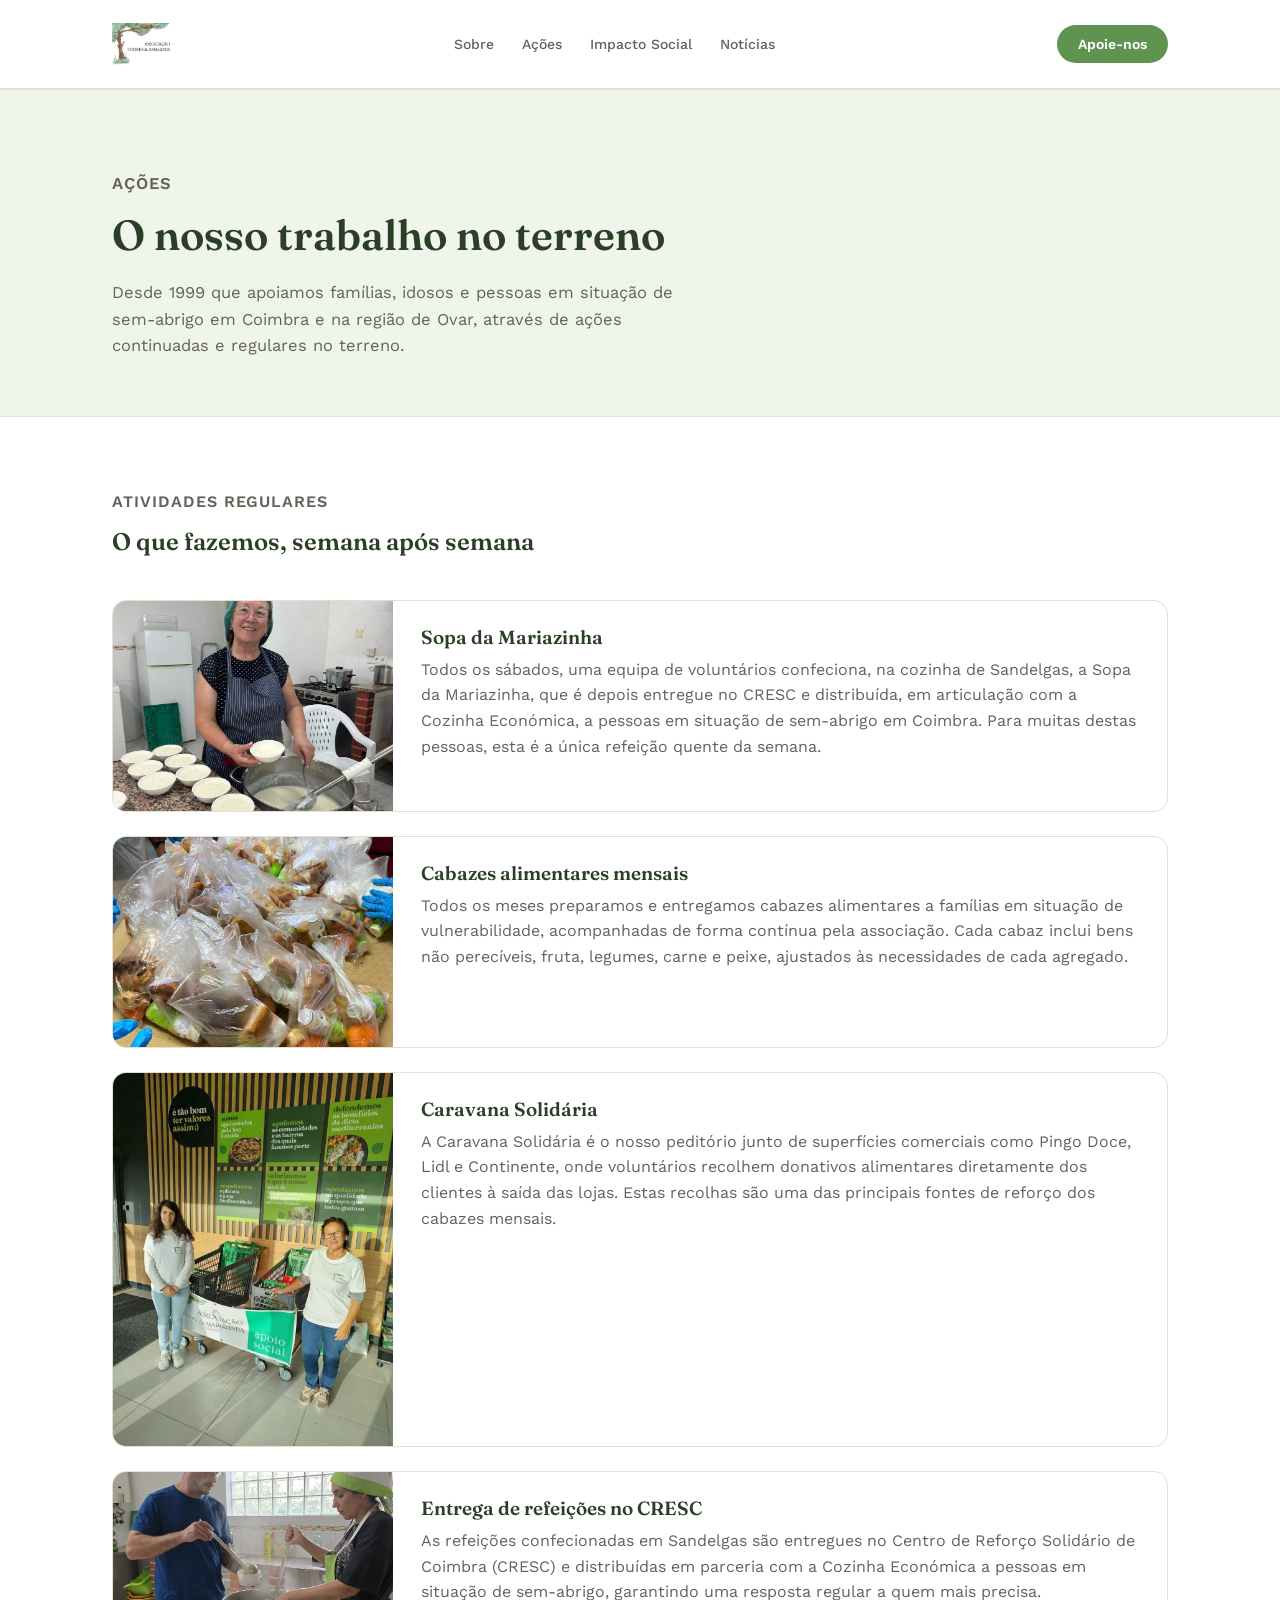
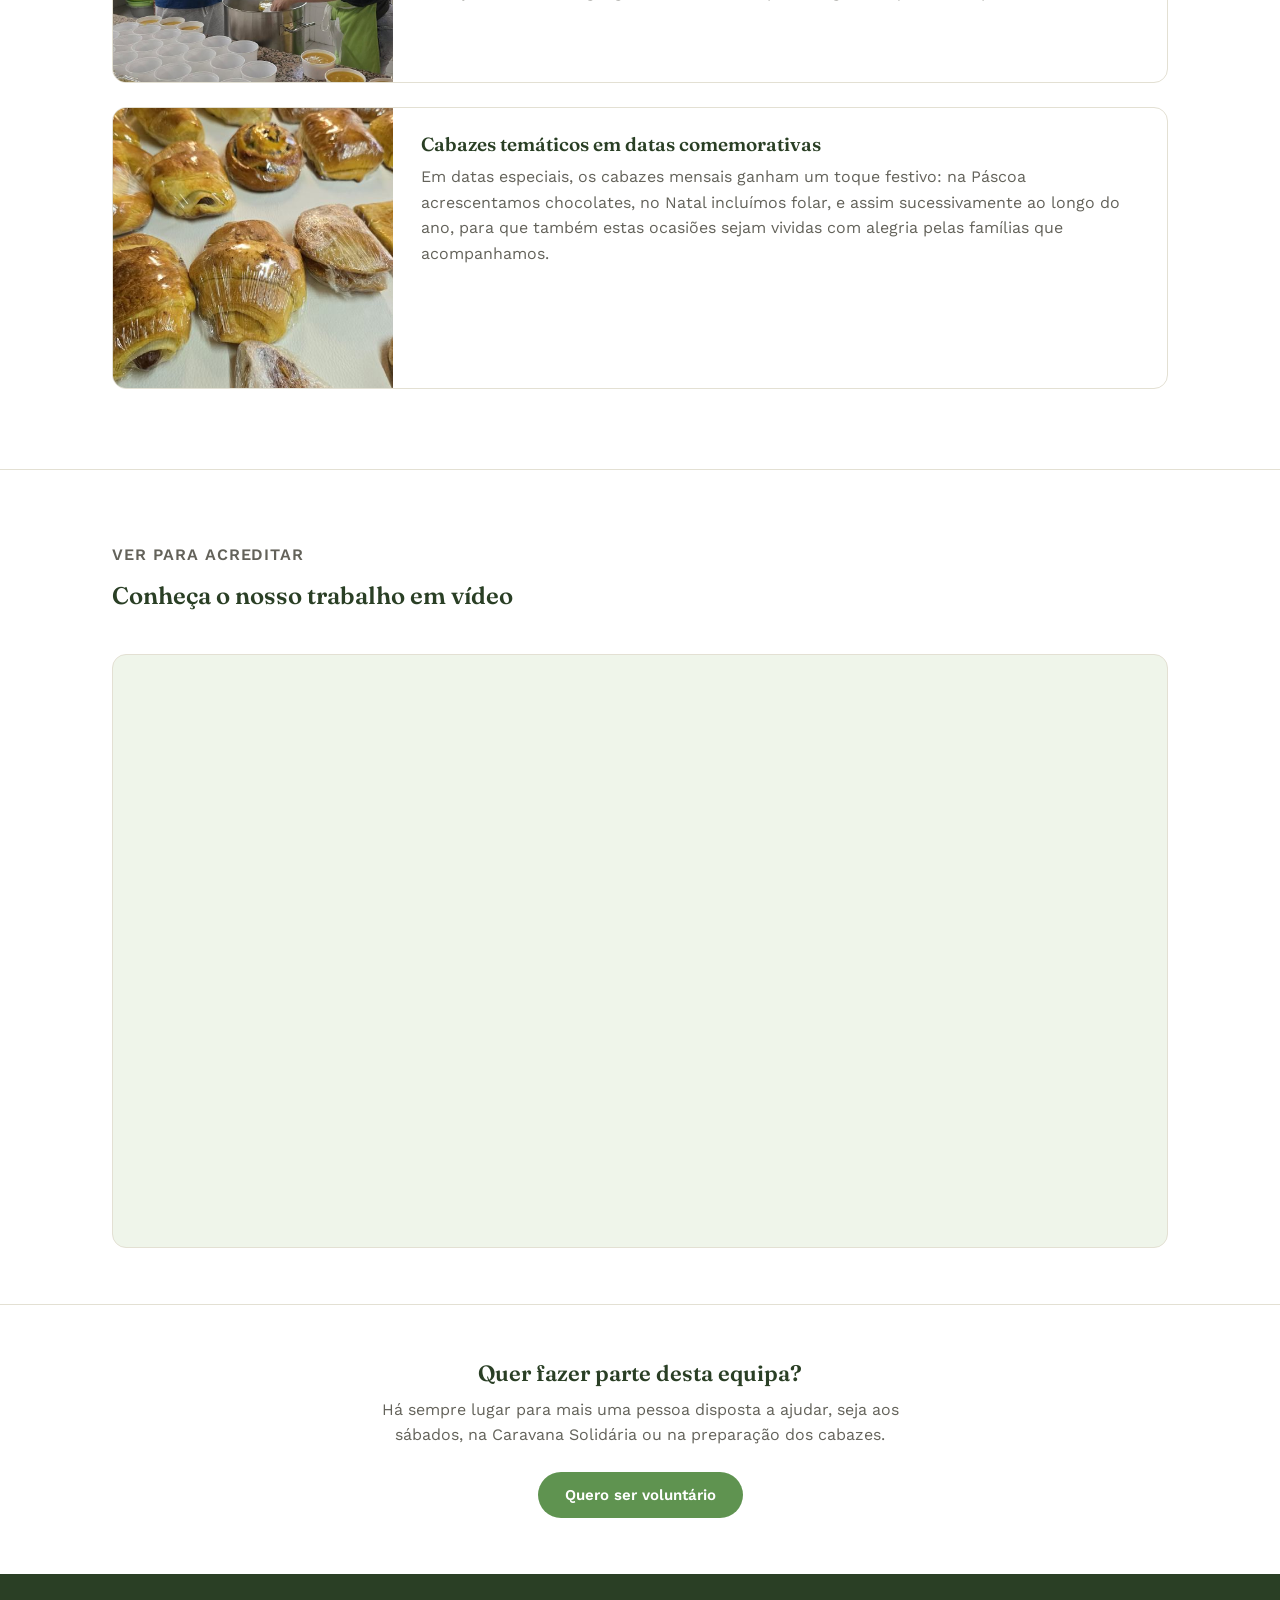
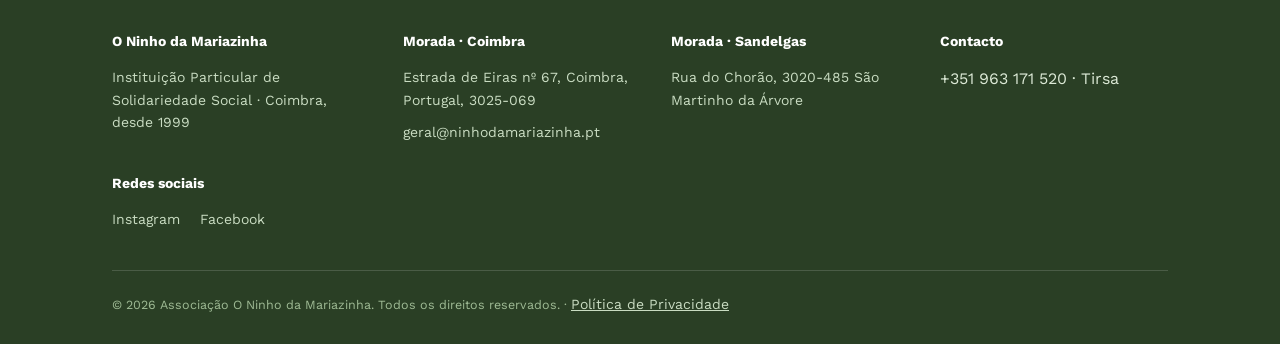
<file: acoes.html>
<!DOCTYPE html>
<html lang="pt-PT">
<head>
<meta charset="UTF-8">
<meta name="viewport" content="width=device-width, initial-scale=1.0">
<title>Ações · O Ninho da Mariazinha</title>
<link rel="preconnect" href="https://fonts.googleapis.com">
<link rel="preconnect" href="https://fonts.gstatic.com" crossorigin>
<link href="https://fonts.googleapis.com/css2?family=Fraunces:opsz,wght@9..144,450;9..144,560;9..144,650&family=Work+Sans:wght@400;500;600&display=swap" rel="stylesheet">
<link rel="stylesheet" href="css/style.css">
</head>
<body>
<header>
  <nav class="wrap">
    <a class="brand" href="index.html">
      <img src="images/logo.jpg" alt="Logótipo da Associação O Ninho da Mariazinha">
    </a>
    <div class="navlinks">
      <a href="sobre.html">Sobre</a>
      <a href="acoes.html">Ações</a>
      <a href="impacto.html">Impacto Social</a>
      <a href="noticias.html">Notícias</a>
    </div>
    <div class="nav-actions">
      <button type="button" class="btn btn-solid btn-nav" data-modal-open="modal-apoiar">Apoie-nos</button>
      <button type="button" class="nav-toggle" id="navToggle" aria-label="Abrir menu" aria-controls="mobileMenu" aria-expanded="false">
        <span></span><span></span><span></span>
      </button>
    </div>
  </nav>
  <div class="mobile-menu" id="mobileMenu">
    <a href="sobre.html">Sobre</a>
    <a href="acoes.html">Ações</a>
    <a href="impacto.html">Impacto Social</a>
    <a href="noticias.html">Notícias</a>
  </div>
</header>
<section class="page-hero">
  <div class="wrap">
    <p class="eyebrow">Ações</p>
    <h1>O nosso trabalho no terreno</h1>
    <p>Desde 1999 que apoiamos famílias, idosos e pessoas em situação de sem-abrigo em Coimbra e na região de Ovar, através de ações continuadas e regulares no terreno.</p>
  </div>
</section>
<section class="page-section">
  <div class="wrap">
    <div class="section-head">
      <p class="eyebrow">Atividades regulares</p>
      <h2 class="h2-md">O que fazemos, semana após semana</h2>
    </div>

    <div class="activity-card">
      <img src="images/hero-sopa.jpg" alt="Voluntária serve sopa com um sorriso, junto a tigelas em fila">
      <div class="activity-card-body">
        <h3>Sopa da Mariazinha</h3>
        <p>Todos os sábados, uma equipa de voluntários confeciona, na cozinha de Sandelgas, a Sopa da Mariazinha, que é depois entregue no CRESC e distribuída, em articulação com a Cozinha Económica, a pessoas em situação de sem-abrigo em Coimbra. Para muitas destas pessoas, esta é a única refeição quente da semana.</p>
      </div>
    </div>

    <div class="activity-card">
      <img src="images/hero-cabazes.jpg" alt="Voluntários preparam sacos com pão e fruta para os cabazes">
      <div class="activity-card-body">
        <h3>Cabazes alimentares mensais</h3>
        <p>Todos os meses preparamos e entregamos cabazes alimentares a famílias em situação de vulnerabilidade, acompanhadas de forma contínua pela associação. Cada cabaz inclui bens não perecíveis, fruta, legumes, carne e peixe, ajustados às necessidades de cada agregado.</p>
      </div>
    </div>

    <div class="activity-card">
      <img src="images/caravana-pingo-doce.jpg" alt="Voluntárias junto a carrinhos de donativos recolhidos numa loja Pingo Doce">
      <div class="activity-card-body">
        <h3>Caravana Solidária</h3>
        <p>A Caravana Solidária é o nosso peditório junto de superfícies comerciais como Pingo Doce, Lidl e Continente, onde voluntários recolhem donativos alimentares diretamente dos clientes à saída das lojas. Estas recolhas são uma das principais fontes de reforço dos cabazes mensais.</p>
      </div>
    </div>

    <div class="activity-card">
      <img src="images/hero-refeicoes.jpg" alt="Voluntários servem refeições em recipientes individuais">
      <div class="activity-card-body">
        <h3>Entrega de refeições no CRESC</h3>
        <p>As refeições confecionadas em Sandelgas são entregues no Centro de Reforço Solidário de Coimbra (CRESC) e distribuídas em parceria com a Cozinha Económica a pessoas em situação de sem-abrigo, garantindo uma resposta regular a quem mais precisa.</p>
      </div>
    </div>

    <div class="activity-card">
      <img src="images/insta-doces.jpg" alt="Doces e pastelaria doados para distribuição">
      <div class="activity-card-body">
        <h3>Cabazes temáticos em datas comemorativas</h3>
        <p>Em datas especiais, os cabazes mensais ganham um toque festivo: na Páscoa acrescentamos chocolates, no Natal incluímos folar, e assim sucessivamente ao longo do ano, para que também estas ocasiões sejam vividas com alegria pelas famílias que acompanhamos.</p>
      </div>
    </div>
  </div>
</section>

<section class="page-section">
  <div class="wrap">
    <div class="section-head">
      <p class="eyebrow">Ver para acreditar</p>
      <h2 class="h2-md">Conheça o nosso trabalho em vídeo</h2>
    </div>
    <div class="video-frame">
      <iframe src="https://www.youtube.com/embed/vOc7IPWO5_0" title="Vídeo institucional O Ninho da Mariazinha" allowfullscreen></iframe>
    </div>
  </div>
</section>

<section class="page-section">
  <div class="wrap text-center">
    <h2 class="h2-sm">Quer fazer parte desta equipa?</h2>
    <p class="section-cta-text">Há sempre lugar para mais uma pessoa disposta a ajudar, seja aos sábados, na Caravana Solidária ou na preparação dos cabazes.</p>
    <button type="button" class="btn btn-solid" data-modal-open="modal-voluntario">Quero ser voluntário</button>
  </div>
</section>

<div id="footer-placeholder"></div>

<div class="modal-overlay" id="modal-apoiar" aria-hidden="true">
  <div class="modal" role="dialog" aria-modal="true" aria-labelledby="modal-apoiar-title">
    <button type="button" class="modal-close" data-modal-close aria-label="Fechar">&times;</button>
    <h3 id="modal-apoiar-title">Como pode apoiar-nos</h3>
    <p class="modal-lead">Escolha o perfil que melhor se aplica a si para ver as formas de apoio disponíveis.</p>

    <div class="toggle-group" role="tablist" aria-label="Tipo de apoiante">
      <button type="button" class="toggle-btn is-active" data-toggle-target="pessoa" role="tab" aria-selected="true">Pessoa singular</button>
      <button type="button" class="toggle-btn" data-toggle-target="empresa" role="tab" aria-selected="false">Empresa</button>
    </div>

    <div class="toggle-panel" data-panel="pessoa">
      <div class="modal-option">
        <h4>Donativo monetário</h4>
        <p>Transferência bancária (IBAN a confirmar) ou MB WAY. Qualquer valor faz a diferença no apoio a famílias, idosos e pessoas em situação de sem-abrigo.</p>
      </div>
      <div class="modal-option">
        <h4>Donativo de alimentos</h4>
        <p>Pode entregar bens alimentares não perecíveis na nossa sede, em Coimbra. Recomendamos contactar-nos antes por email para combinar o melhor horário de entrega.</p>
      </div>
      <div class="modal-option">
        <h4>Voluntariado</h4>
        <p>Dedique parte do seu tempo às nossas ações regulares. <a href="voluntariado.html">Saiba como ser voluntário</a>.</p>
      </div>
    </div>

    <div class="toggle-panel" data-panel="empresa" hidden>
      <div class="modal-option">
        <h4>Mecenato empresarial</h4>
        <p>Parcerias regulares de apoio financeiro ou em espécie, com benefícios fiscais associados ao mecenato social. Contacte-nos para conhecer as condições.</p>
      </div>
      <div class="modal-option">
        <h4>Doação de bens ou serviços</h4>
        <p>Alimentos, equipamentos ou serviços úteis à nossa atividade diária, entregues na nossa sede ou recolhidos por acordo prévio.</p>
      </div>
      <div class="modal-option">
        <h4>Voluntariado corporativo</h4>
        <p>Organize com a sua equipa uma ação de voluntariado junto da associação, em datas a combinar.</p>
      </div>
    </div>

    <p class="modal-note">Para conhecer todas as formas de apoio em detalhe, visite a nossa <a href="apoiar.html">página de Apoie-nos</a>.</p>

    <div class="modal-contact-footer">
      <p class="modal-note">Tem dúvidas ou questões? Contacte-nos:</p>
      <div class="modal-contact-links">
        <a href="mailto:geral@ninhodamariazinha.pt">geral@ninhodamariazinha.pt</a>
        <a href="https://wa.me/351963171520" target="_blank" rel="noopener">WhatsApp: +351 963 171 520</a>
      </div>
    </div>
  </div>
</div>
<div class="modal-overlay" id="modal-voluntario" aria-hidden="true">
  <div class="modal" role="dialog" aria-modal="true" aria-labelledby="modal-voluntario-title">
    <button type="button" class="modal-close" data-modal-close aria-label="Fechar">&times;</button>
    <h3 id="modal-voluntario-title">Quero ser voluntário</h3>
    <p class="modal-lead">O primeiro passo é preencher um formulário breve, para conhecermos a sua disponibilidade e áreas de interesse. Depois de enviar, a nossa equipa entrará em contacto consigo.</p>
    <a class="btn btn-solid" href="https://forms.gle/SUBSTITUIR-PELO-LINK-DO-FORMULARIO-GOOGLE" target="_blank" rel="noopener" class="btn-block">Preencher formulário</a>
    <p class="modal-note">Prefere falar diretamente connosco? Escreva para <a href="mailto:geral@ninhodamariazinha.pt">geral@ninhodamariazinha.pt</a> ou envie mensagem para o WhatsApp <a href="https://wa.me/351963171520" target="_blank" rel="noopener">+351 963 171 520</a>.</p>
  </div>
</div>
<script src="js/main.js"></script>
</body>
</html>
</file>
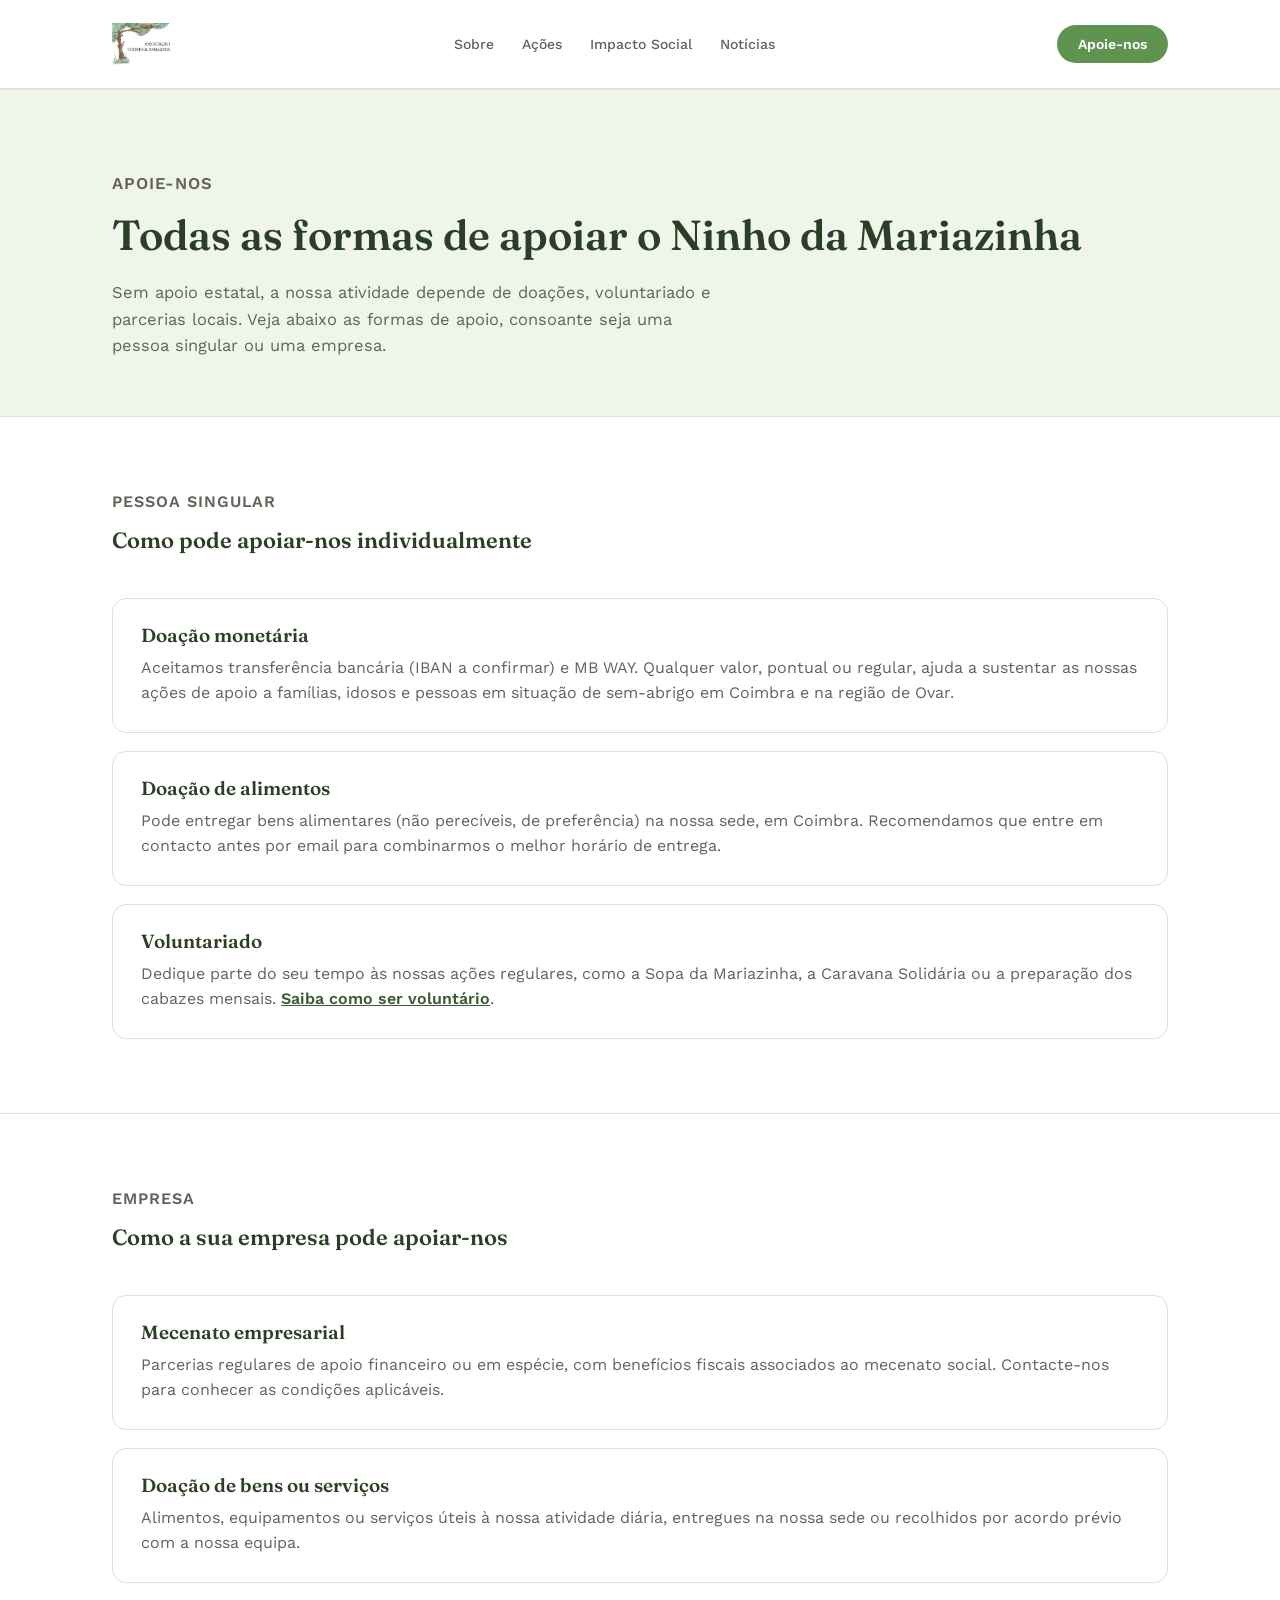
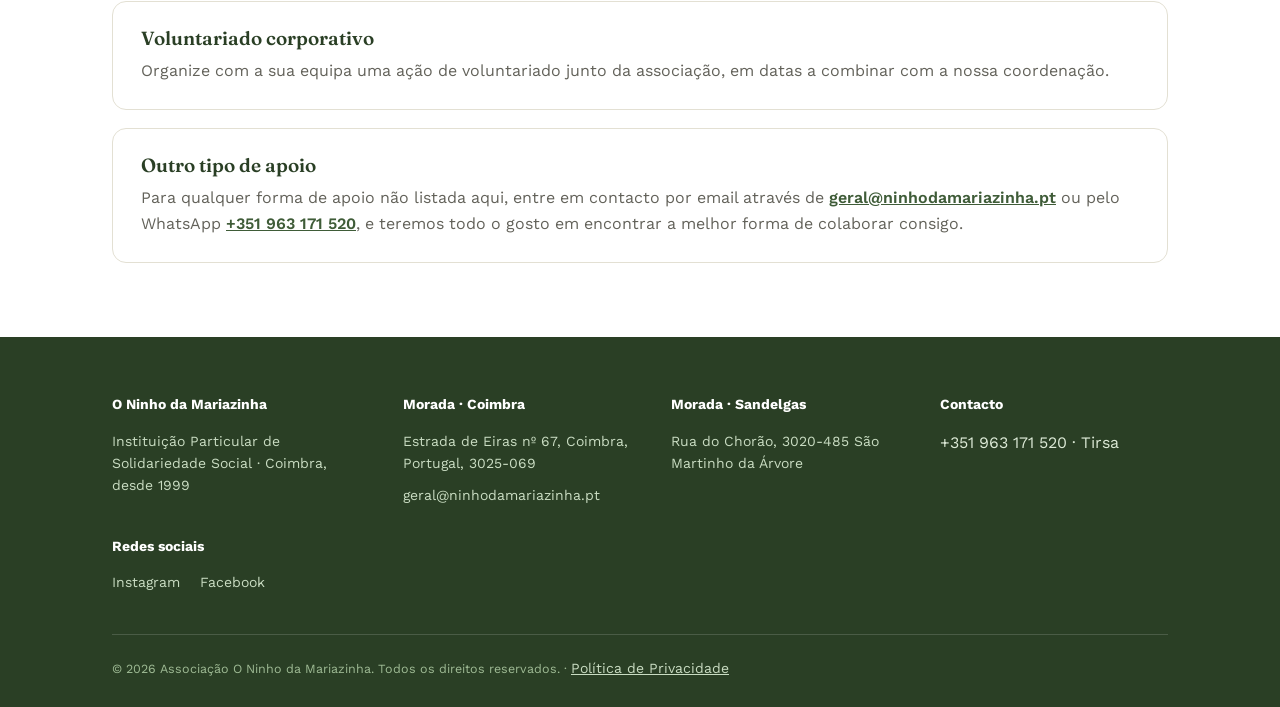
<file: apoiar.html>
<!DOCTYPE html>
<html lang="pt-PT">
<head>
<meta charset="UTF-8">
<meta name="viewport" content="width=device-width, initial-scale=1.0">
<title>Apoiar · O Ninho da Mariazinha</title>
<link rel="preconnect" href="https://fonts.googleapis.com">
<link rel="preconnect" href="https://fonts.gstatic.com" crossorigin>
<link href="https://fonts.googleapis.com/css2?family=Fraunces:opsz,wght@9..144,450;9..144,560;9..144,650&family=Work+Sans:wght@400;500;600&display=swap" rel="stylesheet">
<link rel="stylesheet" href="css/style.css">
</head>
<body>
<header>
  <nav class="wrap">
    <a class="brand" href="index.html">
      <img src="images/logo.jpg" alt="Logótipo da Associação O Ninho da Mariazinha">
    </a>
    <div class="navlinks">
      <a href="sobre.html">Sobre</a>
      <a href="acoes.html">Ações</a>
      <a href="impacto.html">Impacto Social</a>
      <a href="noticias.html">Notícias</a>
    </div>
    <div class="nav-actions">
      <button type="button" class="btn btn-solid btn-nav" data-modal-open="modal-apoiar">Apoie-nos</button>
      <button type="button" class="nav-toggle" id="navToggle" aria-label="Abrir menu" aria-controls="mobileMenu" aria-expanded="false">
        <span></span><span></span><span></span>
      </button>
    </div>
  </nav>
  <div class="mobile-menu" id="mobileMenu">
    <a href="sobre.html">Sobre</a>
    <a href="acoes.html">Ações</a>
    <a href="impacto.html">Impacto Social</a>
    <a href="noticias.html">Notícias</a>
  </div>
</header>
<section class="page-hero">
  <div class="wrap">
    <p class="eyebrow">Apoie-nos</p>
    <h1>Todas as formas de apoiar o Ninho da Mariazinha</h1>
    <p>Sem apoio estatal, a nossa atividade depende de doações, voluntariado e parcerias locais. Veja abaixo as formas de apoio, consoante seja uma pessoa singular ou uma empresa.</p>
  </div>
</section>
<section class="page-section">
  <div class="wrap">
    <div class="section-head">
      <p class="eyebrow">Pessoa singular</p>
      <h2 class="h2-sm">Como pode apoiar-nos individualmente</h2>
    </div>
    <div class="content-card">
      <h3>Doação monetária</h3>
      <p>Aceitamos transferência bancária (IBAN a confirmar) e MB WAY. Qualquer valor, pontual ou regular, ajuda a sustentar as nossas ações de apoio a famílias, idosos e pessoas em situação de sem-abrigo em Coimbra e na região de Ovar.</p>
    </div>
    <div class="content-card">
      <h3>Doação de alimentos</h3>
      <p>Pode entregar bens alimentares (não perecíveis, de preferência) na nossa sede, em Coimbra. Recomendamos que entre em contacto antes por email para combinarmos o melhor horário de entrega.</p>
    </div>
    <div class="content-card">
      <h3>Voluntariado</h3>
      <p>Dedique parte do seu tempo às nossas ações regulares, como a Sopa da Mariazinha, a Caravana Solidária ou a preparação dos cabazes mensais. <a href="voluntariado.html" class="link-accent">Saiba como ser voluntário</a>.</p>
    </div>
  </div>
</section>

<section class="page-section">
  <div class="wrap">
    <div class="section-head">
      <p class="eyebrow">Empresa</p>
      <h2 class="h2-sm">Como a sua empresa pode apoiar-nos</h2>
    </div>
    <div class="content-card">
      <h3>Mecenato empresarial</h3>
      <p>Parcerias regulares de apoio financeiro ou em espécie, com benefícios fiscais associados ao mecenato social. Contacte-nos para conhecer as condições aplicáveis.</p>
    </div>
    <div class="content-card">
      <h3>Doação de bens ou serviços</h3>
      <p>Alimentos, equipamentos ou serviços úteis à nossa atividade diária, entregues na nossa sede ou recolhidos por acordo prévio com a nossa equipa.</p>
    </div>
    <div class="content-card">
      <h3>Voluntariado corporativo</h3>
      <p>Organize com a sua equipa uma ação de voluntariado junto da associação, em datas a combinar com a nossa coordenação.</p>
    </div>
    <div class="content-card">
      <h3>Outro tipo de apoio</h3>
      <p>Para qualquer forma de apoio não listada aqui, entre em contacto por email através de <a href="mailto:geral@ninhodamariazinha.pt" class="link-accent">geral@ninhodamariazinha.pt</a> ou pelo WhatsApp <a href="https://wa.me/351963171520" target="_blank" rel="noopener" class="link-accent">+351 963 171 520</a>, e teremos todo o gosto em encontrar a melhor forma de colaborar consigo.</p>
    </div>
  </div>
</section>

<div id="footer-placeholder"></div>

<div class="modal-overlay" id="modal-apoiar" aria-hidden="true">
  <div class="modal" role="dialog" aria-modal="true" aria-labelledby="modal-apoiar-title">
    <button type="button" class="modal-close" data-modal-close aria-label="Fechar">&times;</button>
    <h3 id="modal-apoiar-title">Como pode apoiar-nos</h3>
    <p class="modal-lead">Escolha o perfil que melhor se aplica a si para ver as formas de apoio disponíveis.</p>

    <div class="toggle-group" role="tablist" aria-label="Tipo de apoiante">
      <button type="button" class="toggle-btn is-active" data-toggle-target="pessoa" role="tab" aria-selected="true">Pessoa singular</button>
      <button type="button" class="toggle-btn" data-toggle-target="empresa" role="tab" aria-selected="false">Empresa</button>
    </div>

    <div class="toggle-panel" data-panel="pessoa">
      <div class="modal-option">
        <h4>Donativo monetário</h4>
        <p>Transferência bancária (IBAN a confirmar) ou MB WAY. Qualquer valor faz a diferença no apoio a famílias, idosos e pessoas em situação de sem-abrigo.</p>
      </div>
      <div class="modal-option">
        <h4>Donativo de alimentos</h4>
        <p>Pode entregar bens alimentares não perecíveis na nossa sede, em Coimbra. Recomendamos contactar-nos antes por email para combinar o melhor horário de entrega.</p>
      </div>
      <div class="modal-option">
        <h4>Voluntariado</h4>
        <p>Dedique parte do seu tempo às nossas ações regulares. <a href="voluntariado.html">Saiba como ser voluntário</a>.</p>
      </div>
    </div>

    <div class="toggle-panel" data-panel="empresa" hidden>
      <div class="modal-option">
        <h4>Mecenato empresarial</h4>
        <p>Parcerias regulares de apoio financeiro ou em espécie, com benefícios fiscais associados ao mecenato social. Contacte-nos para conhecer as condições.</p>
      </div>
      <div class="modal-option">
        <h4>Doação de bens ou serviços</h4>
        <p>Alimentos, equipamentos ou serviços úteis à nossa atividade diária, entregues na nossa sede ou recolhidos por acordo prévio.</p>
      </div>
      <div class="modal-option">
        <h4>Voluntariado corporativo</h4>
        <p>Organize com a sua equipa uma ação de voluntariado junto da associação, em datas a combinar.</p>
      </div>
    </div>

    <p class="modal-note">Para conhecer todas as formas de apoio em detalhe, visite a nossa <a href="apoiar.html">página de Apoie-nos</a>.</p>

    <div class="modal-contact-footer">
      <p class="modal-note">Tem dúvidas ou questões? Contacte-nos:</p>
      <div class="modal-contact-links">
        <a href="mailto:geral@ninhodamariazinha.pt">geral@ninhodamariazinha.pt</a>
        <a href="https://wa.me/351963171520" target="_blank" rel="noopener">WhatsApp: +351 963 171 520</a>
      </div>
    </div>
  </div>
</div>
<script src="js/main.js"></script>
</body>
</html>
</file>
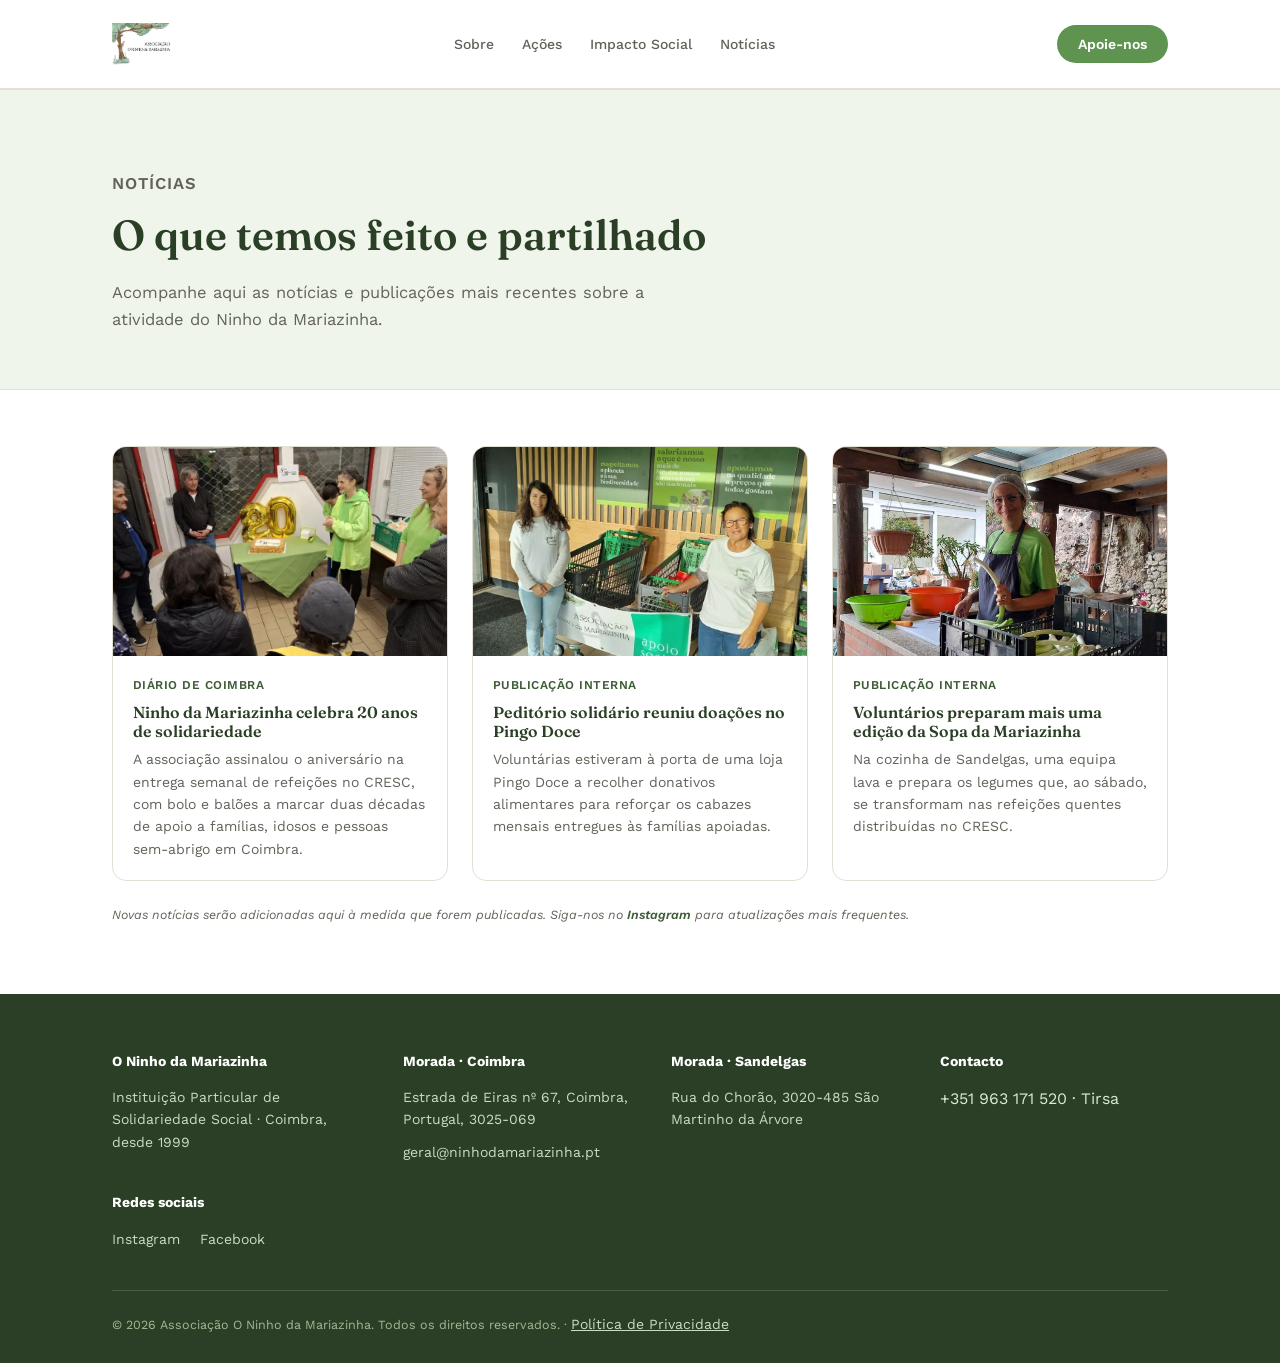
<file: noticias.html>
<!DOCTYPE html>
<html lang="pt-PT">
<head>
<meta charset="UTF-8">
<meta name="viewport" content="width=device-width, initial-scale=1.0">
<title>Notícias · O Ninho da Mariazinha</title>
<link rel="preconnect" href="https://fonts.googleapis.com">
<link rel="preconnect" href="https://fonts.gstatic.com" crossorigin>
<link href="https://fonts.googleapis.com/css2?family=Fraunces:opsz,wght@9..144,450;9..144,560;9..144,650&family=Work+Sans:wght@400;500;600&display=swap" rel="stylesheet">
<link rel="stylesheet" href="css/style.css">
</head>
<body>
<header>
  <nav class="wrap">
    <a class="brand" href="index.html">
      <img src="images/logo.jpg" alt="Logótipo da Associação O Ninho da Mariazinha">
    </a>
    <div class="navlinks">
      <a href="sobre.html">Sobre</a>
      <a href="acoes.html">Ações</a>
      <a href="impacto.html">Impacto Social</a>
      <a href="noticias.html">Notícias</a>
    </div>
    <div class="nav-actions">
      <button type="button" class="btn btn-solid btn-nav" data-modal-open="modal-apoiar">Apoie-nos</button>
      <button type="button" class="nav-toggle" id="navToggle" aria-label="Abrir menu" aria-controls="mobileMenu" aria-expanded="false">
        <span></span><span></span><span></span>
      </button>
    </div>
  </nav>
  <div class="mobile-menu" id="mobileMenu">
    <a href="sobre.html">Sobre</a>
    <a href="acoes.html">Ações</a>
    <a href="impacto.html">Impacto Social</a>
    <a href="noticias.html">Notícias</a>
  </div>
</header>
<section class="page-hero">
  <div class="wrap">
    <p class="eyebrow">Notícias</p>
    <h1>O que temos feito e partilhado</h1>
    <p>Acompanhe aqui as notícias e publicações mais recentes sobre a atividade do Ninho da Mariazinha.</p>
  </div>
</section>
<section class="page-section">
  <div class="wrap">
    <div class="news3">
      <a class="news-card" href="https://www.diariocoimbra.pt/2026/03/09/ninho-da-mariazinha-soma-20-anos-de-solidariedade/" target="_blank" rel="noopener">
        <img src="images/noticia-20-anos.jpg" alt="Voluntários e dirigentes celebram os 20 anos da associação com bolo e balões">
        <div class="news-body">
          <div class="news-source">Diário de Coimbra</div>
          <h3>Ninho da Mariazinha celebra 20 anos de solidariedade</h3>
          <p>A associação assinalou o aniversário na entrega semanal de refeições no CRESC, com bolo e balões a marcar duas décadas de apoio a famílias, idosos e pessoas sem-abrigo em Coimbra.</p>
        </div>
      </a>
      <a class="news-card" href="https://www.facebook.com/100064471163072/photos/983875583771471/" target="_blank" rel="noopener">
        <img src="images/caravana-pingo-doce.jpg" alt="Voluntárias junto a carrinhos de donativos recolhidos numa loja Pingo Doce">
        <div class="news-body">
          <div class="news-source">Publicação interna</div>
          <h3>Peditório solidário reuniu doações no Pingo Doce</h3>
          <p>Voluntárias estiveram à porta de uma loja Pingo Doce a recolher donativos alimentares para reforçar os cabazes mensais entregues às famílias apoiadas.</p>
        </div>
      </a>
      <a class="news-card" href="https://www.facebook.com/photo/?fbid=1488457719979919&set=pcb.1488462066646151" target="_blank" rel="noopener">
        <img src="images/sopa-legumes.jpg" alt="Voluntária prepara legumes na cozinha para a Sopa da Mariazinha">
        <div class="news-body">
          <div class="news-source">Publicação interna</div>
          <h3>Voluntários preparam mais uma edição da Sopa da Mariazinha</h3>
          <p>Na cozinha de Sandelgas, uma equipa lava e prepara os legumes que, ao sábado, se transformam nas refeições quentes distribuídas no CRESC.</p>
        </div>
      </a>
    </div>
    <p class="illustrative-note mt-24">Novas notícias serão adicionadas aqui à medida que forem publicadas. Siga-nos no <a href="https://www.instagram.com/oninhodamariazinha/" target="_blank" rel="noopener" class="link-accent-noline">Instagram</a> para atualizações mais frequentes.</p>
  </div>
</section>

<div id="footer-placeholder"></div>

<div class="modal-overlay" id="modal-apoiar" aria-hidden="true">
  <div class="modal" role="dialog" aria-modal="true" aria-labelledby="modal-apoiar-title">
    <button type="button" class="modal-close" data-modal-close aria-label="Fechar">&times;</button>
    <h3 id="modal-apoiar-title">Como pode apoiar-nos</h3>
    <p class="modal-lead">Escolha o perfil que melhor se aplica a si para ver as formas de apoio disponíveis.</p>

    <div class="toggle-group" role="tablist" aria-label="Tipo de apoiante">
      <button type="button" class="toggle-btn is-active" data-toggle-target="pessoa" role="tab" aria-selected="true">Pessoa singular</button>
      <button type="button" class="toggle-btn" data-toggle-target="empresa" role="tab" aria-selected="false">Empresa</button>
    </div>

    <div class="toggle-panel" data-panel="pessoa">
      <div class="modal-option">
        <h4>Donativo monetário</h4>
        <p>Transferência bancária (IBAN a confirmar) ou MB WAY. Qualquer valor faz a diferença no apoio a famílias, idosos e pessoas em situação de sem-abrigo.</p>
      </div>
      <div class="modal-option">
        <h4>Donativo de alimentos</h4>
        <p>Pode entregar bens alimentares não perecíveis na nossa sede, em Coimbra. Recomendamos contactar-nos antes por email para combinar o melhor horário de entrega.</p>
      </div>
      <div class="modal-option">
        <h4>Voluntariado</h4>
        <p>Dedique parte do seu tempo às nossas ações regulares. <a href="voluntariado.html">Saiba como ser voluntário</a>.</p>
      </div>
    </div>

    <div class="toggle-panel" data-panel="empresa" hidden>
      <div class="modal-option">
        <h4>Mecenato empresarial</h4>
        <p>Parcerias regulares de apoio financeiro ou em espécie, com benefícios fiscais associados ao mecenato social. Contacte-nos para conhecer as condições.</p>
      </div>
      <div class="modal-option">
        <h4>Doação de bens ou serviços</h4>
        <p>Alimentos, equipamentos ou serviços úteis à nossa atividade diária, entregues na nossa sede ou recolhidos por acordo prévio.</p>
      </div>
      <div class="modal-option">
        <h4>Voluntariado corporativo</h4>
        <p>Organize com a sua equipa uma ação de voluntariado junto da associação, em datas a combinar.</p>
      </div>
    </div>

    <p class="modal-note">Para conhecer todas as formas de apoio em detalhe, visite a nossa <a href="apoiar.html">página de Apoie-nos</a>.</p>

    <div class="modal-contact-footer">
      <p class="modal-note">Tem dúvidas ou questões? Contacte-nos:</p>
      <div class="modal-contact-links">
        <a href="mailto:geral@ninhodamariazinha.pt">geral@ninhodamariazinha.pt</a>
        <a href="https://wa.me/351963171520" target="_blank" rel="noopener">WhatsApp: +351 963 171 520</a>
      </div>
    </div>
  </div>
</div>
<script src="js/main.js"></script>
</body>
</html>
</file>
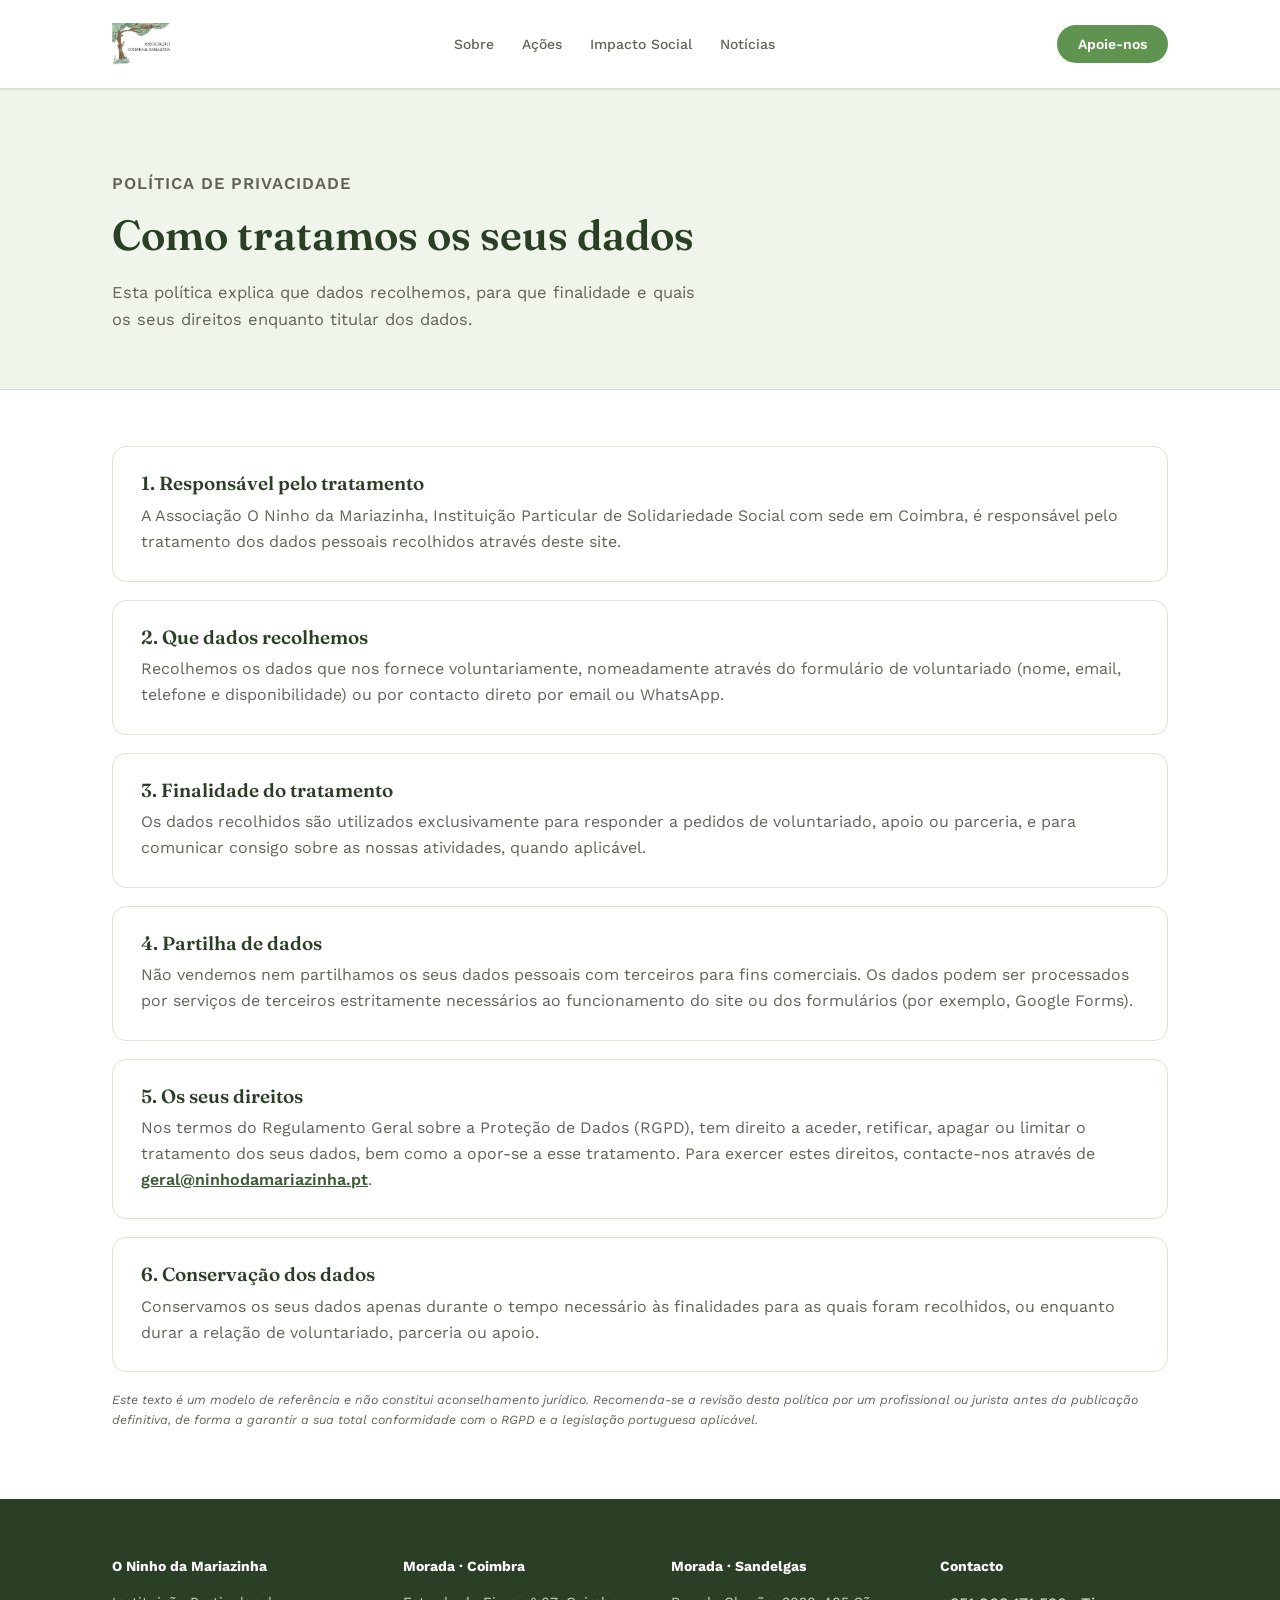
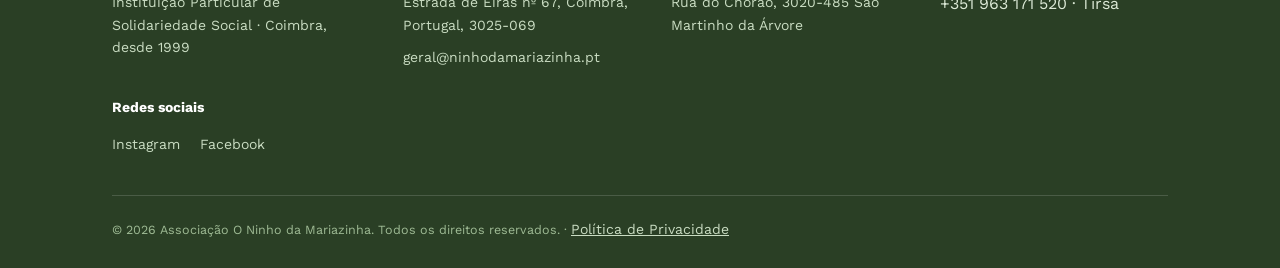
<file: privacidade.html>
<!DOCTYPE html>
<html lang="pt-PT">
<head>
<meta charset="UTF-8">
<meta name="viewport" content="width=device-width, initial-scale=1.0">
<title>Política de Privacidade · O Ninho da Mariazinha</title>
<link rel="preconnect" href="https://fonts.googleapis.com">
<link rel="preconnect" href="https://fonts.gstatic.com" crossorigin>
<link href="https://fonts.googleapis.com/css2?family=Fraunces:opsz,wght@9..144,450;9..144,560;9..144,650&family=Work+Sans:wght@400;500;600&display=swap" rel="stylesheet">
<link rel="stylesheet" href="css/style.css">
</head>
<body>
<header>
  <nav class="wrap">
    <a class="brand" href="index.html">
      <img src="images/logo.jpg" alt="Logótipo da Associação O Ninho da Mariazinha">
    </a>
    <div class="navlinks">
      <a href="sobre.html">Sobre</a>
      <a href="acoes.html">Ações</a>
      <a href="impacto.html">Impacto Social</a>
      <a href="noticias.html">Notícias</a>
    </div>
    <div class="nav-actions">
      <button type="button" class="btn btn-solid btn-nav" data-modal-open="modal-apoiar">Apoie-nos</button>
      <button type="button" class="nav-toggle" id="navToggle" aria-label="Abrir menu" aria-controls="mobileMenu" aria-expanded="false">
        <span></span><span></span><span></span>
      </button>
    </div>
  </nav>
  <div class="mobile-menu" id="mobileMenu">
    <a href="sobre.html">Sobre</a>
    <a href="acoes.html">Ações</a>
    <a href="impacto.html">Impacto Social</a>
    <a href="noticias.html">Notícias</a>
  </div>
</header>
<section class="page-hero">
  <div class="wrap">
    <p class="eyebrow">Política de Privacidade</p>
    <h1>Como tratamos os seus dados</h1>
    <p>Esta política explica que dados recolhemos, para que finalidade e quais os seus direitos enquanto titular dos dados.</p>
  </div>
</section>
<section class="page-section">
  <div class="wrap">
    <div class="content-card">
      <h3>1. Responsável pelo tratamento</h3>
      <p>A Associação O Ninho da Mariazinha, Instituição Particular de Solidariedade Social com sede em Coimbra, é responsável pelo tratamento dos dados pessoais recolhidos através deste site.</p>
    </div>
    <div class="content-card">
      <h3>2. Que dados recolhemos</h3>
      <p>Recolhemos os dados que nos fornece voluntariamente, nomeadamente através do formulário de voluntariado (nome, email, telefone e disponibilidade) ou por contacto direto por email ou WhatsApp.</p>
    </div>
    <div class="content-card">
      <h3>3. Finalidade do tratamento</h3>
      <p>Os dados recolhidos são utilizados exclusivamente para responder a pedidos de voluntariado, apoio ou parceria, e para comunicar consigo sobre as nossas atividades, quando aplicável.</p>
    </div>
    <div class="content-card">
      <h3>4. Partilha de dados</h3>
      <p>Não vendemos nem partilhamos os seus dados pessoais com terceiros para fins comerciais. Os dados podem ser processados por serviços de terceiros estritamente necessários ao funcionamento do site ou dos formulários (por exemplo, Google Forms).</p>
    </div>
    <div class="content-card">
      <h3>5. Os seus direitos</h3>
      <p>Nos termos do Regulamento Geral sobre a Proteção de Dados (RGPD), tem direito a aceder, retificar, apagar ou limitar o tratamento dos seus dados, bem como a opor-se a esse tratamento. Para exercer estes direitos, contacte-nos através de <a href="mailto:geral@ninhodamariazinha.pt" class="link-accent">geral@ninhodamariazinha.pt</a>.</p>
    </div>
    <div class="content-card">
      <h3>6. Conservação dos dados</h3>
      <p>Conservamos os seus dados apenas durante o tempo necessário às finalidades para as quais foram recolhidos, ou enquanto durar a relação de voluntariado, parceria ou apoio.</p>
    </div>
    <p class="illustrative-note">Este texto é um modelo de referência e não constitui aconselhamento jurídico. Recomenda-se a revisão desta política por um profissional ou jurista antes da publicação definitiva, de forma a garantir a sua total conformidade com o RGPD e a legislação portuguesa aplicável.</p>
  </div>
</section>

<div id="footer-placeholder"></div>

<div class="modal-overlay" id="modal-apoiar" aria-hidden="true">
  <div class="modal" role="dialog" aria-modal="true" aria-labelledby="modal-apoiar-title">
    <button type="button" class="modal-close" data-modal-close aria-label="Fechar">&times;</button>
    <h3 id="modal-apoiar-title">Como pode apoiar-nos</h3>
    <p class="modal-lead">Escolha o perfil que melhor se aplica a si para ver as formas de apoio disponíveis.</p>

    <div class="toggle-group" role="tablist" aria-label="Tipo de apoiante">
      <button type="button" class="toggle-btn is-active" data-toggle-target="pessoa" role="tab" aria-selected="true">Pessoa singular</button>
      <button type="button" class="toggle-btn" data-toggle-target="empresa" role="tab" aria-selected="false">Empresa</button>
    </div>

    <div class="toggle-panel" data-panel="pessoa">
      <div class="modal-option">
        <h4>Donativo monetário</h4>
        <p>Transferência bancária (IBAN a confirmar) ou MB WAY. Qualquer valor faz a diferença no apoio a famílias, idosos e pessoas em situação de sem-abrigo.</p>
      </div>
      <div class="modal-option">
        <h4>Donativo de alimentos</h4>
        <p>Pode entregar bens alimentares não perecíveis na nossa sede, em Coimbra. Recomendamos contactar-nos antes por email para combinar o melhor horário de entrega.</p>
      </div>
      <div class="modal-option">
        <h4>Voluntariado</h4>
        <p>Dedique parte do seu tempo às nossas ações regulares. <a href="voluntariado.html">Saiba como ser voluntário</a>.</p>
      </div>
    </div>

    <div class="toggle-panel" data-panel="empresa" hidden>
      <div class="modal-option">
        <h4>Mecenato empresarial</h4>
        <p>Parcerias regulares de apoio financeiro ou em espécie, com benefícios fiscais associados ao mecenato social. Contacte-nos para conhecer as condições.</p>
      </div>
      <div class="modal-option">
        <h4>Doação de bens ou serviços</h4>
        <p>Alimentos, equipamentos ou serviços úteis à nossa atividade diária, entregues na nossa sede ou recolhidos por acordo prévio.</p>
      </div>
      <div class="modal-option">
        <h4>Voluntariado corporativo</h4>
        <p>Organize com a sua equipa uma ação de voluntariado junto da associação, em datas a combinar.</p>
      </div>
    </div>

    <p class="modal-note">Para conhecer todas as formas de apoio em detalhe, visite a nossa <a href="apoiar.html">página de Apoie-nos</a>.</p>

    <div class="modal-contact-footer">
      <p class="modal-note">Tem dúvidas ou questões? Contacte-nos:</p>
      <div class="modal-contact-links">
        <a href="mailto:geral@ninhodamariazinha.pt">geral@ninhodamariazinha.pt</a>
        <a href="https://wa.me/351963171520" target="_blank" rel="noopener">WhatsApp: +351 963 171 520</a>
      </div>
    </div>
  </div>
</div>
<script src="js/main.js"></script>
</body>
</html>
</file>
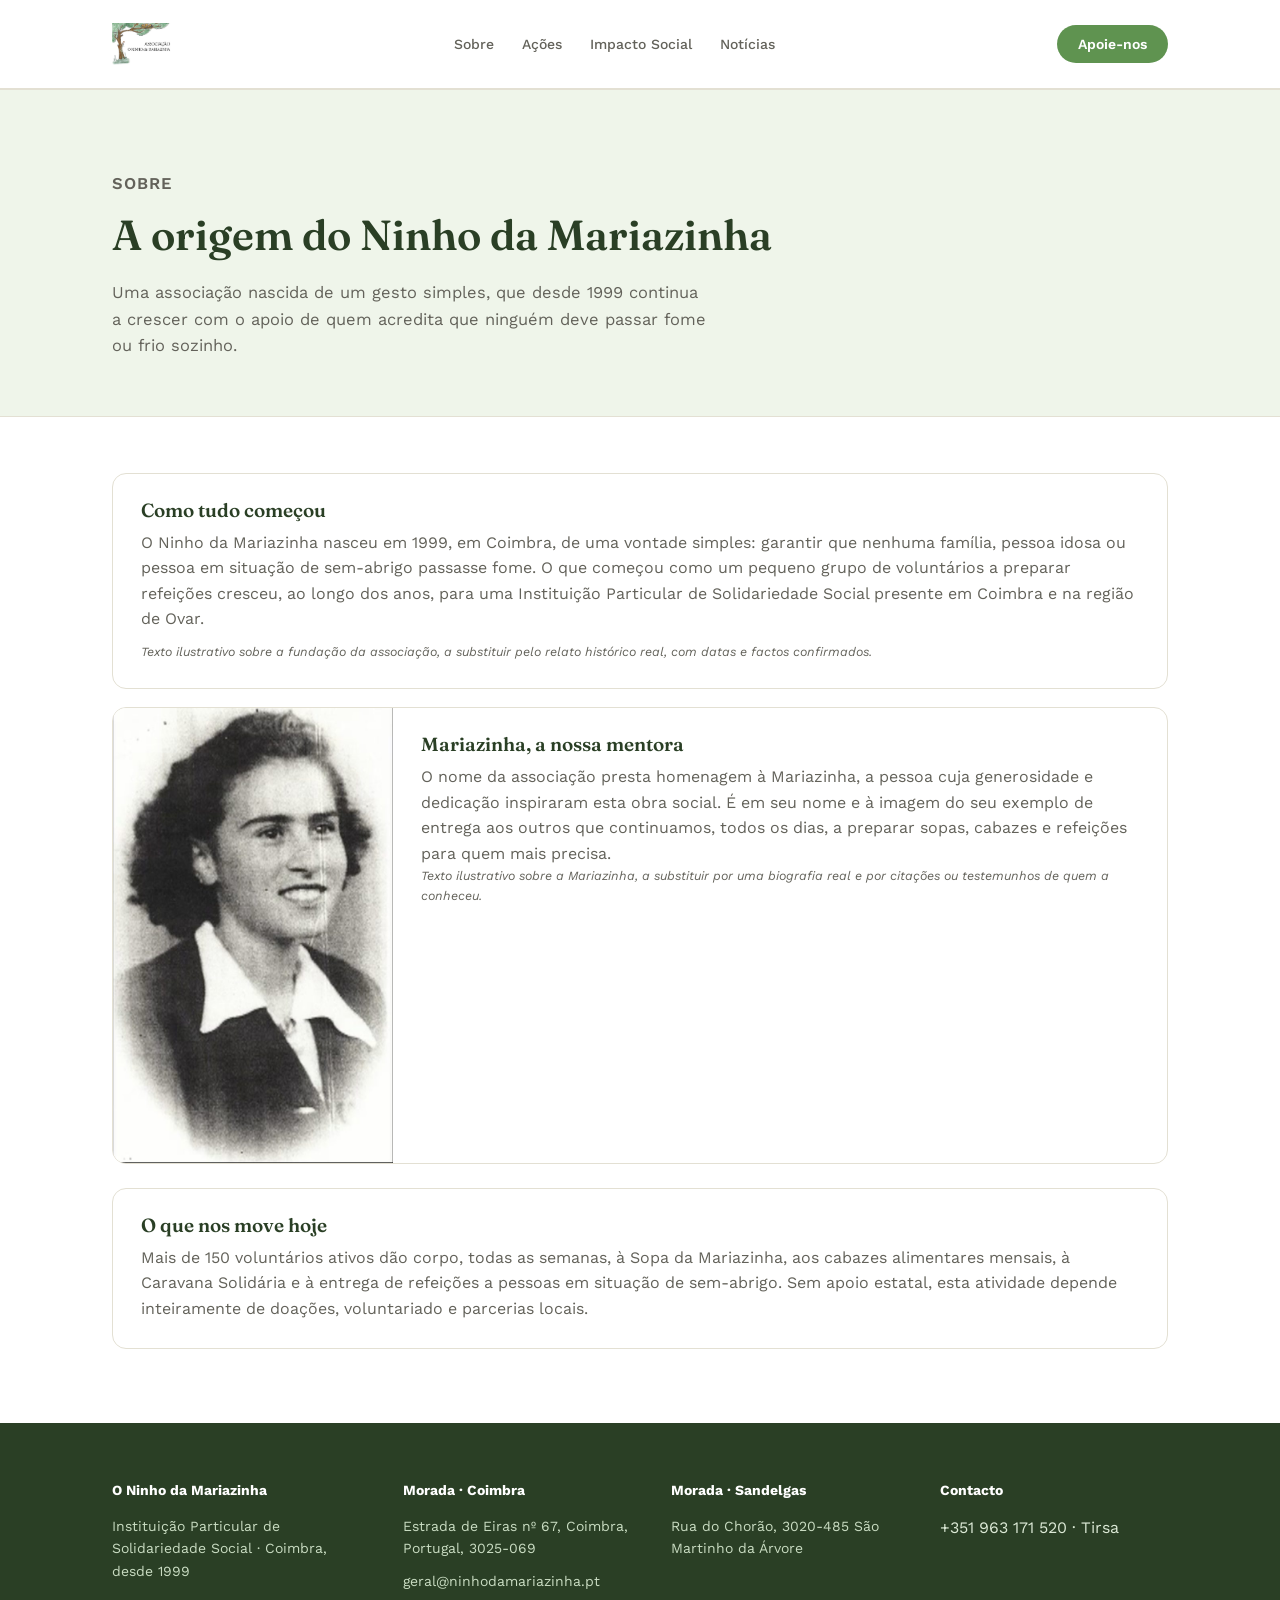
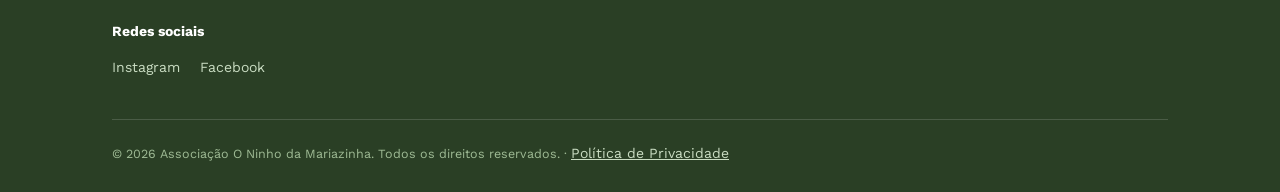
<file: sobre.html>
<!DOCTYPE html>
<html lang="pt-PT">
<head>
<meta charset="UTF-8">
<meta name="viewport" content="width=device-width, initial-scale=1.0">
<title>Sobre · O Ninho da Mariazinha</title>
<link rel="preconnect" href="https://fonts.googleapis.com">
<link rel="preconnect" href="https://fonts.gstatic.com" crossorigin>
<link href="https://fonts.googleapis.com/css2?family=Fraunces:opsz,wght@9..144,450;9..144,560;9..144,650&family=Work+Sans:wght@400;500;600&display=swap" rel="stylesheet">
<link rel="stylesheet" href="css/style.css">
</head>
<body>
<header>
  <nav class="wrap">
    <a class="brand" href="index.html">
      <img src="images/logo.jpg" alt="Logótipo da Associação O Ninho da Mariazinha">
    </a>
    <div class="navlinks">
      <a href="sobre.html">Sobre</a>
      <a href="acoes.html">Ações</a>
      <a href="impacto.html">Impacto Social</a>
      <a href="noticias.html">Notícias</a>
    </div>
    <div class="nav-actions">
      <button type="button" class="btn btn-solid btn-nav" data-modal-open="modal-apoiar">Apoie-nos</button>
      <button type="button" class="nav-toggle" id="navToggle" aria-label="Abrir menu" aria-controls="mobileMenu" aria-expanded="false">
        <span></span><span></span><span></span>
      </button>
    </div>
  </nav>
  <div class="mobile-menu" id="mobileMenu">
    <a href="sobre.html">Sobre</a>
    <a href="acoes.html">Ações</a>
    <a href="impacto.html">Impacto Social</a>
    <a href="noticias.html">Notícias</a>
  </div>
</header>
<section class="page-hero">
  <div class="wrap">
    <p class="eyebrow">Sobre</p>
    <h1>A origem do Ninho da Mariazinha</h1>
    <p>Uma associação nascida de um gesto simples, que desde 1999 continua a crescer com o apoio de quem acredita que ninguém deve passar fome ou frio sozinho.</p>
  </div>
</section>
<section class="page-section">
  <div class="wrap">
    <div class="content-card">
      <h3>Como tudo começou</h3>
      <p>O Ninho da Mariazinha nasceu em 1999, em Coimbra, de uma vontade simples: garantir que nenhuma família, pessoa idosa ou pessoa em situação de sem-abrigo passasse fome. O que começou como um pequeno grupo de voluntários a preparar refeições cresceu, ao longo dos anos, para uma Instituição Particular de Solidariedade Social presente em Coimbra e na região de Ovar.</p>
      <p class="illustrative-note">Texto ilustrativo sobre a fundação da associação, a substituir pelo relato histórico real, com datas e factos confirmados.</p>
    </div>
    <div class="activity-card">
      <img src="images/mariazinha.jpg" alt="Retrato antigo a preto e branco da Mariazinha, jovem, sorridente">
      <div class="activity-card-body">
        <h3>Mariazinha, a nossa mentora</h3>
        <p>O nome da associação presta homenagem à Mariazinha, a pessoa cuja generosidade e dedicação inspiraram esta obra social. É em seu nome e à imagem do seu exemplo de entrega aos outros que continuamos, todos os dias, a preparar sopas, cabazes e refeições para quem mais precisa.</p>
        <p class="illustrative-note">Texto ilustrativo sobre a Mariazinha, a substituir por uma biografia real e por citações ou testemunhos de quem a conheceu.</p>
      </div>
    </div>
    <div class="content-card">
      <h3>O que nos move hoje</h3>
      <p>Mais de 150 voluntários ativos dão corpo, todas as semanas, à Sopa da Mariazinha, aos cabazes alimentares mensais, à Caravana Solidária e à entrega de refeições a pessoas em situação de sem-abrigo. Sem apoio estatal, esta atividade depende inteiramente de doações, voluntariado e parcerias locais.</p>
    </div>
  </div>
</section>

<div id="footer-placeholder"></div>

<div class="modal-overlay" id="modal-apoiar" aria-hidden="true">
  <div class="modal" role="dialog" aria-modal="true" aria-labelledby="modal-apoiar-title">
    <button type="button" class="modal-close" data-modal-close aria-label="Fechar">&times;</button>
    <h3 id="modal-apoiar-title">Como pode apoiar-nos</h3>
    <p class="modal-lead">Escolha o perfil que melhor se aplica a si para ver as formas de apoio disponíveis.</p>

    <div class="toggle-group" role="tablist" aria-label="Tipo de apoiante">
      <button type="button" class="toggle-btn is-active" data-toggle-target="pessoa" role="tab" aria-selected="true">Pessoa singular</button>
      <button type="button" class="toggle-btn" data-toggle-target="empresa" role="tab" aria-selected="false">Empresa</button>
    </div>

    <div class="toggle-panel" data-panel="pessoa">
      <div class="modal-option">
        <h4>Donativo monetário</h4>
        <p>Transferência bancária (IBAN a confirmar) ou MB WAY. Qualquer valor faz a diferença no apoio a famílias, idosos e pessoas em situação de sem-abrigo.</p>
      </div>
      <div class="modal-option">
        <h4>Donativo de alimentos</h4>
        <p>Pode entregar bens alimentares não perecíveis na nossa sede, em Coimbra. Recomendamos contactar-nos antes por email para combinar o melhor horário de entrega.</p>
      </div>
      <div class="modal-option">
        <h4>Voluntariado</h4>
        <p>Dedique parte do seu tempo às nossas ações regulares. <a href="voluntariado.html">Saiba como ser voluntário</a>.</p>
      </div>
    </div>

    <div class="toggle-panel" data-panel="empresa" hidden>
      <div class="modal-option">
        <h4>Mecenato empresarial</h4>
        <p>Parcerias regulares de apoio financeiro ou em espécie, com benefícios fiscais associados ao mecenato social. Contacte-nos para conhecer as condições.</p>
      </div>
      <div class="modal-option">
        <h4>Doação de bens ou serviços</h4>
        <p>Alimentos, equipamentos ou serviços úteis à nossa atividade diária, entregues na nossa sede ou recolhidos por acordo prévio.</p>
      </div>
      <div class="modal-option">
        <h4>Voluntariado corporativo</h4>
        <p>Organize com a sua equipa uma ação de voluntariado junto da associação, em datas a combinar.</p>
      </div>
    </div>

    <p class="modal-note">Para conhecer todas as formas de apoio em detalhe, visite a nossa <a href="apoiar.html">página de Apoie-nos</a>.</p>

    <div class="modal-contact-footer">
      <p class="modal-note">Tem dúvidas ou questões? Contacte-nos:</p>
      <div class="modal-contact-links">
        <a href="mailto:geral@ninhodamariazinha.pt">geral@ninhodamariazinha.pt</a>
        <a href="https://wa.me/351963171520" target="_blank" rel="noopener">WhatsApp: +351 963 171 520</a>
      </div>
    </div>
  </div>
</div>
<script src="js/main.js"></script>
</body>
</html>
</file>
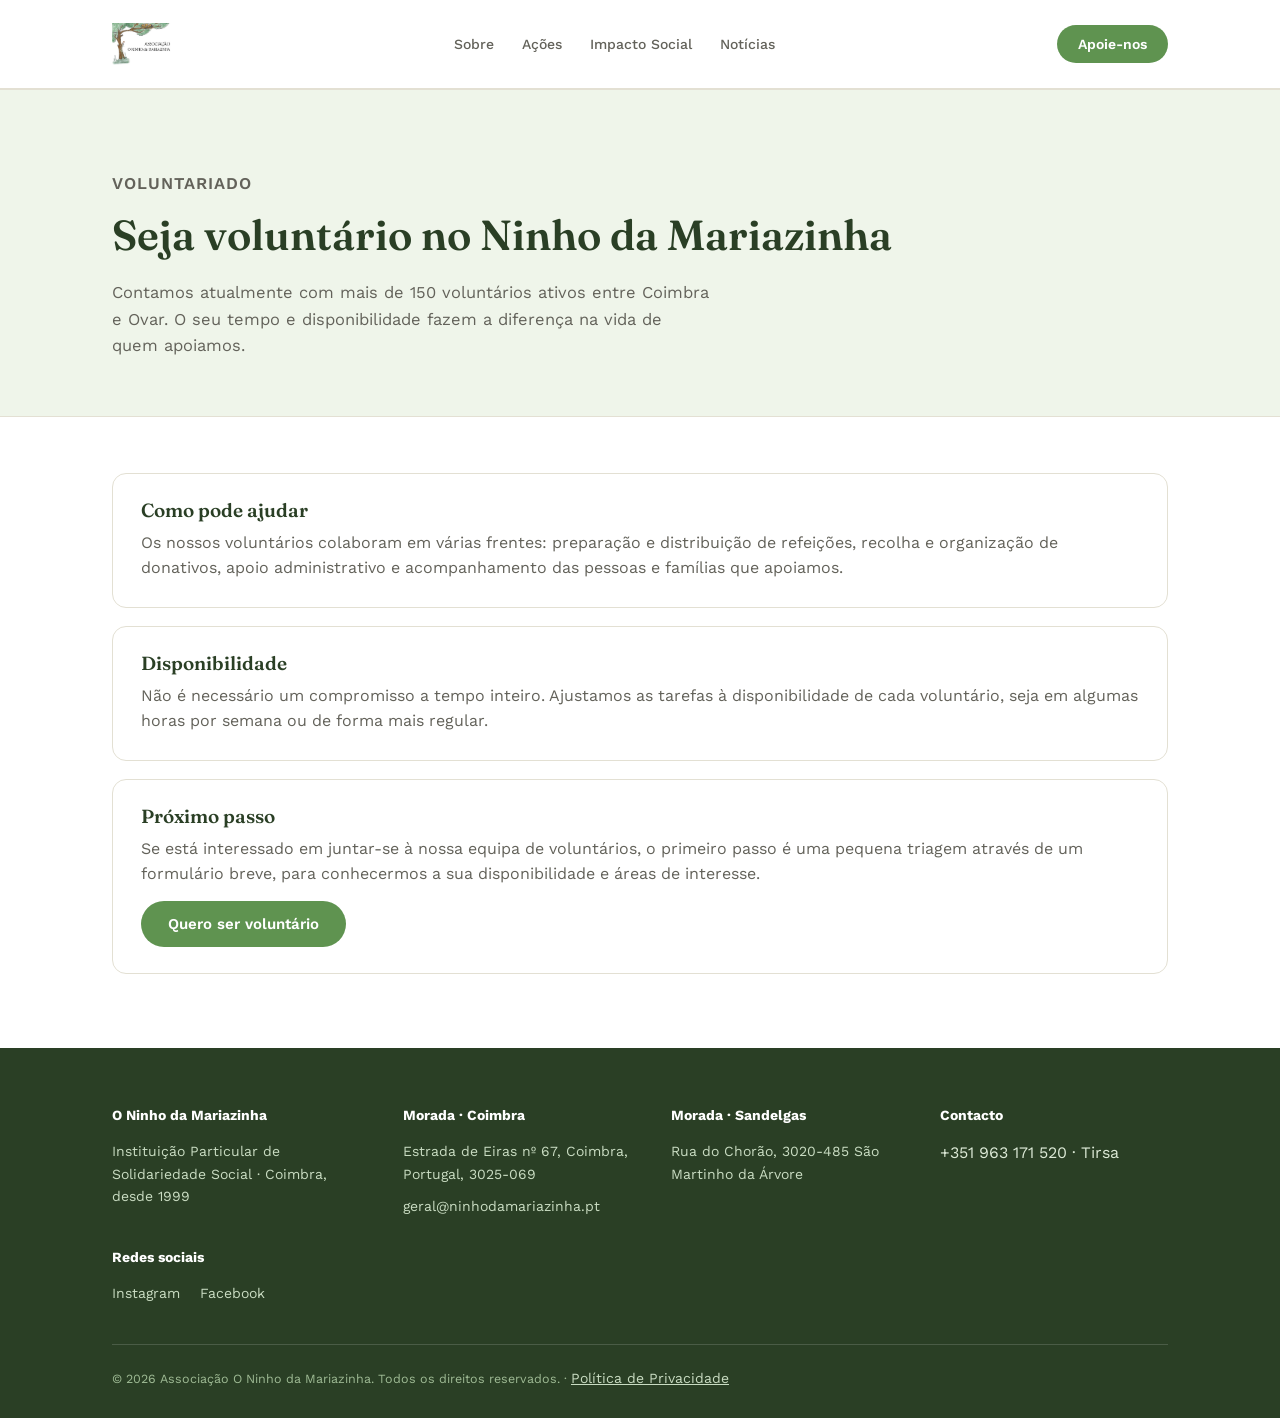
<file: voluntariado.html>
<!DOCTYPE html>
<html lang="pt-PT">
<head>
<meta charset="UTF-8">
<meta name="viewport" content="width=device-width, initial-scale=1.0">
<title>Voluntariado · O Ninho da Mariazinha</title>
<link rel="preconnect" href="https://fonts.googleapis.com">
<link rel="preconnect" href="https://fonts.gstatic.com" crossorigin>
<link href="https://fonts.googleapis.com/css2?family=Fraunces:opsz,wght@9..144,450;9..144,560;9..144,650&family=Work+Sans:wght@400;500;600&display=swap" rel="stylesheet">
<link rel="stylesheet" href="css/style.css">
</head>
<body>
<header>
  <nav class="wrap">
    <a class="brand" href="index.html">
      <img src="images/logo.jpg" alt="Logótipo da Associação O Ninho da Mariazinha">
    </a>
    <div class="navlinks">
      <a href="sobre.html">Sobre</a>
      <a href="acoes.html">Ações</a>
      <a href="impacto.html">Impacto Social</a>
      <a href="noticias.html">Notícias</a>
    </div>
    <div class="nav-actions">
      <button type="button" class="btn btn-solid btn-nav" data-modal-open="modal-apoiar">Apoie-nos</button>
      <button type="button" class="nav-toggle" id="navToggle" aria-label="Abrir menu" aria-controls="mobileMenu" aria-expanded="false">
        <span></span><span></span><span></span>
      </button>
    </div>
  </nav>
  <div class="mobile-menu" id="mobileMenu">
    <a href="sobre.html">Sobre</a>
    <a href="acoes.html">Ações</a>
    <a href="impacto.html">Impacto Social</a>
    <a href="noticias.html">Notícias</a>
  </div>
</header>
<section class="page-hero">
  <div class="wrap">
    <p class="eyebrow">Voluntariado</p>
    <h1>Seja voluntário no Ninho da Mariazinha</h1>
    <p>Contamos atualmente com mais de 150 voluntários ativos entre Coimbra e Ovar. O seu tempo e disponibilidade fazem a diferença na vida de quem apoiamos.</p>
  </div>
</section>
<section class="page-section">
  <div class="wrap">
    <div class="content-card">
      <h3>Como pode ajudar</h3>
      <p>Os nossos voluntários colaboram em várias frentes: preparação e distribuição de refeições, recolha e organização de donativos, apoio administrativo e acompanhamento das pessoas e famílias que apoiamos.</p>
    </div>
    <div class="content-card">
      <h3>Disponibilidade</h3>
      <p>Não é necessário um compromisso a tempo inteiro. Ajustamos as tarefas à disponibilidade de cada voluntário, seja em algumas horas por semana ou de forma mais regular.</p>
    </div>
    <div class="content-card">
      <h3>Próximo passo</h3>
      <p>Se está interessado em juntar-se à nossa equipa de voluntários, o primeiro passo é uma pequena triagem através de um formulário breve, para conhecermos a sua disponibilidade e áreas de interesse.</p>
      <button type="button" class="btn btn-solid mt-14" data-modal-open="modal-voluntario">Quero ser voluntário</button>
    </div>
  </div>
</section>

<div id="footer-placeholder"></div>

<div class="modal-overlay" id="modal-apoiar" aria-hidden="true">
  <div class="modal" role="dialog" aria-modal="true" aria-labelledby="modal-apoiar-title">
    <button type="button" class="modal-close" data-modal-close aria-label="Fechar">&times;</button>
    <h3 id="modal-apoiar-title">Como pode apoiar-nos</h3>
    <p class="modal-lead">Escolha o perfil que melhor se aplica a si para ver as formas de apoio disponíveis.</p>

    <div class="toggle-group" role="tablist" aria-label="Tipo de apoiante">
      <button type="button" class="toggle-btn is-active" data-toggle-target="pessoa" role="tab" aria-selected="true">Pessoa singular</button>
      <button type="button" class="toggle-btn" data-toggle-target="empresa" role="tab" aria-selected="false">Empresa</button>
    </div>

    <div class="toggle-panel" data-panel="pessoa">
      <div class="modal-option">
        <h4>Donativo monetário</h4>
        <p>Transferência bancária (IBAN a confirmar) ou MB WAY. Qualquer valor faz a diferença no apoio a famílias, idosos e pessoas em situação de sem-abrigo.</p>
      </div>
      <div class="modal-option">
        <h4>Donativo de alimentos</h4>
        <p>Pode entregar bens alimentares não perecíveis na nossa sede, em Coimbra. Recomendamos contactar-nos antes por email para combinar o melhor horário de entrega.</p>
      </div>
      <div class="modal-option">
        <h4>Voluntariado</h4>
        <p>Dedique parte do seu tempo às nossas ações regulares. <a href="voluntariado.html">Saiba como ser voluntário</a>.</p>
      </div>
    </div>

    <div class="toggle-panel" data-panel="empresa" hidden>
      <div class="modal-option">
        <h4>Mecenato empresarial</h4>
        <p>Parcerias regulares de apoio financeiro ou em espécie, com benefícios fiscais associados ao mecenato social. Contacte-nos para conhecer as condições.</p>
      </div>
      <div class="modal-option">
        <h4>Doação de bens ou serviços</h4>
        <p>Alimentos, equipamentos ou serviços úteis à nossa atividade diária, entregues na nossa sede ou recolhidos por acordo prévio.</p>
      </div>
      <div class="modal-option">
        <h4>Voluntariado corporativo</h4>
        <p>Organize com a sua equipa uma ação de voluntariado junto da associação, em datas a combinar.</p>
      </div>
    </div>

    <p class="modal-note">Para conhecer todas as formas de apoio em detalhe, visite a nossa <a href="apoiar.html">página de Apoie-nos</a>.</p>

    <div class="modal-contact-footer">
      <p class="modal-note">Tem dúvidas ou questões? Contacte-nos:</p>
      <div class="modal-contact-links">
        <a href="mailto:geral@ninhodamariazinha.pt">geral@ninhodamariazinha.pt</a>
        <a href="https://wa.me/351963171520" target="_blank" rel="noopener">WhatsApp: +351 963 171 520</a>
      </div>
    </div>
  </div>
</div>
<div class="modal-overlay" id="modal-voluntario" aria-hidden="true">
  <div class="modal" role="dialog" aria-modal="true" aria-labelledby="modal-voluntario-title">
    <button type="button" class="modal-close" data-modal-close aria-label="Fechar">&times;</button>
    <h3 id="modal-voluntario-title">Quero ser voluntário</h3>
    <p class="modal-lead">O primeiro passo é preencher um formulário breve, para conhecermos a sua disponibilidade e áreas de interesse. Depois de enviar, a nossa equipa entrará em contacto consigo.</p>
    <a class="btn btn-solid" href="https://forms.gle/SUBSTITUIR-PELO-LINK-DO-FORMULARIO-GOOGLE" target="_blank" rel="noopener" class="btn-block">Preencher formulário</a>
    <p class="modal-note">Prefere falar diretamente connosco? Escreva para <a href="mailto:geral@ninhodamariazinha.pt">geral@ninhodamariazinha.pt</a> ou envie mensagem para o WhatsApp <a href="https://wa.me/351963171520" target="_blank" rel="noopener">+351 963 171 520</a>.</p>
  </div>
</div>
<script src="js/main.js"></script>
</body>
</html>
</file>
<file: css/style.css>
/* ============================================================
   O NINHO DA MARIAZINHA — FOLHA DE ESTILOS
   Índice:
     1. Variáveis e reset
     2. Tipografia base
     3. Layout e botões (utilitários gerais)
     4. Cabeçalho / navegação (incl. menu mobile)
     5. Hero (página inicial)
     6. Secções genéricas
     7. "O que fazemos" (cartões, página inicial)
     8. Impacto (página inicial)
     9. Apoie-nos (página inicial)
    10. Voluntário / testemunho (página inicial)
    11. Notícias (página inicial)
    12. Instagram (página inicial)
    13. Parceiros (página inicial)
    14. Rodapé
    15. Modais (apoiar / voluntário / toggle)
    16. Páginas de conteúdo (Sobre, Ações, Impacto Social, etc.)
    17. Classes utilitárias (espaçamento, texto, botões, links)
   ============================================================ */


/* ---------- 1. Variáveis e reset ---------- */

:root {
  --bg: #FFFFFF;
  --bg-tint: #EFF5EA;
  --green: #92BD85;
  --green-btn: #5F9350;
  --green-dark: #3F5C38;
  --green-deep: #2A3F25;
  --ink: #22221F;
  --ink-muted: #63625A;
  --border: #E3E0D3;
  --radius: 14px;
  --maxw: 1120px;
}

* { box-sizing: border-box; }
html { scroll-behavior: smooth; }


/* ---------- 2. Tipografia base ---------- */

body {
  margin: 0;
  background: var(--bg);
  color: var(--ink);
  font-family: 'Work Sans', sans-serif;
  line-height: 1.6;
  -webkit-font-smoothing: antialiased;
}

h1, h2, h3 {
  font-family: 'Fraunces', serif;
  font-weight: 600;
  color: var(--green-deep);
  margin: 0 0 .5em;
  line-height: 1.15;
}

a { color: inherit; text-decoration: none; }
a:focus-visible, button:focus-visible { outline: 2px solid var(--green-dark); outline-offset: 3px; }

.eyebrow {
  font-family: 'Work Sans', sans-serif;
  font-size: 13px;
  font-weight: 600;
  letter-spacing: .06em;
  text-transform: uppercase;
  color: var(--green-dark);
  display: flex;
  align-items: center;
  gap: 8px;
  margin-bottom: 14px;
}


/* ---------- 3. Layout e botões (utilitários gerais) ---------- */

.wrap { max-width: var(--maxw); margin: 0 auto; padding: 0 32px; }

.btn {
  display: inline-flex;
  align-items: center;
  gap: 8px;
  padding: 13px 26px;
  border-radius: 999px;
  font-family: 'Work Sans', sans-serif;
  font-weight: 600;
  font-size: 15px;
  border: 1px solid transparent;
  cursor: pointer;
  transition: transform .15s ease, background .2s ease;
}
.btn:hover { transform: translateY(-1px); }
button.btn { background-color: transparent; }
button.btn.btn-solid { background-color: var(--green-btn); }
.btn-solid { background: var(--green-btn); color: #fff; }
.btn-solid:hover { background: var(--green-dark); }
.btn-outline { background: transparent; border-color: var(--border); color: var(--ink); }
.btn-outline:hover { border-color: var(--green-dark); }


/* ---------- 4. Cabeçalho / navegação ---------- */

header {
  position: sticky; top: 0; z-index: 40;
  background: rgba(255, 255, 255, .92);
  backdrop-filter: blur(6px);
  border-bottom: 1px solid var(--border);
}
nav.wrap { display: flex; align-items: center; justify-content: space-between; padding: 14px 32px; gap: 24px; }

.brand { display: flex; align-items: center; }
.brand img { height: 60px; width: 60px; object-fit: contain; }

.navlinks { display: flex; gap: 28px; font-size: 14px; font-weight: 500; }
.navlinks a { color: var(--ink-muted); }
.navlinks a:hover { color: var(--green-deep); }

.nav-actions { display: flex; align-items: center; gap: 12px; }

/* Botão "Apoie-nos" do menu, mais compacto que os restantes CTAs */
.btn-nav { padding: 10px 20px; font-size: 14px; }

/* Menu mobile (hambúrguer) */
.nav-toggle {
  display: none;
  flex-direction: column; justify-content: center; align-items: center;
  gap: 5px; width: 36px; height: 36px;
  border: none; background: transparent; cursor: pointer; padding: 0;
  flex-shrink: 0;
}
.nav-toggle span { display: block; width: 22px; height: 2px; background: var(--green-deep); border-radius: 2px; transition: transform .2s ease, opacity .2s ease; }
.mobile-menu {
  display: none; flex-direction: column;
  padding: 6px 32px 16px;
  border-top: 1px solid var(--border);
  background: #fff;
}
.mobile-menu a { padding: 13px 0; font-size: 15px; font-weight: 500; color: var(--ink-muted); border-bottom: 1px solid var(--border); }
.mobile-menu a:last-child { border-bottom: none; }
.mobile-menu.is-open { display: flex; }

@media (max-width: 760px) {
  .navlinks { display: none; }
  .nav-toggle { display: flex; }
  .brand img { height: 48px; width: 48px; }
}


/* ---------- 5. Hero (página inicial) ---------- */

.hero { padding: 88px 0 96px; }
.hero .wrap { display: grid; grid-template-columns: 1.1fr .9fr; gap: 56px; align-items: center; }
.hero h1 { font-size: 38px; }
.hero p { font-size: 17px; color: var(--ink-muted); max-width: 46ch; margin-bottom: 32px; }
.hero-actions { display: flex; gap: 14px; flex-wrap: wrap; }

.hero-visual { border-radius: var(--radius); overflow: hidden; aspect-ratio: 1 / 1; background: var(--bg-tint); position: relative; }
.hero-visual img { width: 100%; height: 100%; object-fit: cover; display: block; }

.slider { position: relative; width: 100%; height: 100%; }
.slider .slide { position: absolute; inset: 0; opacity: 0; transition: opacity 1.1s ease; }
.slider .slide.active { opacity: 1; }
.slider-dots { position: absolute; left: 0; right: 0; bottom: 18px; display: flex; justify-content: center; gap: 9px; z-index: 2; }
.slider-dots button { width: 9px; height: 9px; border-radius: 999px; border: none; padding: 0; background: rgba(255, 255, 255, .55); cursor: pointer; transition: background .2s ease, transform .2s ease; }
.slider-dots button.active { background: #fff; transform: scale(1.25); }
.slider-dots button:focus-visible { outline: 2px solid #fff; outline-offset: 2px; }

@media (prefers-reduced-motion: reduce) { .slider .slide { transition: none; } }
@media (max-width: 860px) {
  .hero-visual { aspect-ratio: 4 / 3; }
  .hero .wrap { grid-template-columns: 1fr; }
  .hero { padding: 56px 0 64px; }
  .hero h1 { font-size: 32px; }
}


/* ---------- 6. Secções genéricas ---------- */

section { padding: 80px 0; border-top: 1px solid var(--border); }
.section-head { max-width: 56ch; margin-bottom: 44px; }
.section-head p { color: var(--ink-muted); font-size: 16px; }


/* ---------- 7. "O que fazemos" (cartões, página inicial) ---------- */

.cards-grid { display: grid; grid-template-columns: repeat(4, 1fr); gap: 24px; }
.card { position: relative; display: flex; flex-direction: column; border: 1px solid var(--border); border-radius: var(--radius); padding: 24px; background: var(--bg); transition: border-color .2s ease, transform .15s ease; }
.card:hover { border-color: var(--green-dark); transform: translateY(-2px); }
.card:focus-within { outline: 2px solid var(--green-dark); outline-offset: 3px; }
.card h3 { font-size: 17px; margin-bottom: 8px; }
.card p { font-size: 14px; color: var(--ink-muted); margin: 0; }

/* O botão do título cobre o cartão inteiro (::after), para todo o cartão abrir o modal */
.card-link { all: unset; cursor: pointer; }
.card-link::after { content: ''; position: absolute; inset: 0; border-radius: var(--radius); }
.card-link:focus-visible { outline: none; }

.card-logo { display: flex; align-items: center; height: 64px; margin-bottom: 18px; }
.card-logo img { max-height: 64px; max-width: 100%; width: auto; display: block; }
.card-more { margin-top: auto; padding-top: 16px; font-size: 13.5px; font-weight: 600; color: var(--green-dark); }

/* Marcador provisório para ações ainda sem logótipo */
.logo-placeholder { display: inline-flex; align-items: center; justify-content: center; height: 100%; padding: 0 22px; border: 3px solid var(--green); font-family: 'Fraunces', serif; font-size: 26px; font-weight: 650; color: var(--green-deep); }

@media (max-width: 1060px) { .cards-grid { grid-template-columns: repeat(2, 1fr); } }
@media (max-width: 600px) { .cards-grid { grid-template-columns: 1fr; } }


/* ---------- 8. Impacto (página inicial) ---------- */

.impacto { background: var(--bg-tint); }
.stat-row { display: grid; grid-template-columns: repeat(3, 1fr); gap: 24px; margin-bottom: 48px; }
.stat { border-left: 2px solid var(--green); padding-left: 18px; }
.stat .num { font-family: 'Fraunces', serif; font-size: 32px; font-weight: 600; color: var(--green-deep); display: block; }
.stat .lbl { font-size: 13.5px; color: var(--ink-muted); }

.chart-card { background: #fff; border: 1px solid var(--border); border-radius: var(--radius); padding: 28px; display: flex; flex-direction: column; }
.chart-caption { font-size: 13px; color: var(--ink-muted); margin-top: 14px; }
.chart-canvas-wrap { position: relative; flex: 1; min-height: 0; }
.chart-canvas-wrap canvas { position: absolute; inset: 0; width: 100% !important; height: 100% !important; }

/* Três pontos de atuação (CRESC, Cozinha Económica, famílias) */
.impact-points { display: grid; grid-template-columns: repeat(3, 1fr); gap: 24px; margin-bottom: 24px; }
.impact-point { background: #fff; border: 1px solid var(--border); border-radius: var(--radius); overflow: hidden; display: flex; flex-direction: column; }
.impact-point > img { width: 100%; aspect-ratio: 16 / 10; object-fit: cover; display: block; }
.impact-point-body { padding: 24px; }
.impact-point-when { font-size: 12px; font-weight: 600; letter-spacing: .04em; text-transform: uppercase; color: var(--green-dark); margin: 0 0 10px; display: flex; flex-wrap: wrap; align-items: center; gap: 8px; }
.impact-point-when .tag { background: var(--green-btn); color: #fff; border-radius: 999px; padding: 2px 9px; font-size: 11px; letter-spacing: .02em; }
.impact-point-num { font-family: 'Fraunces', serif; font-size: 34px; font-weight: 600; color: var(--green-deep); line-height: 1.1; margin: 0 0 12px; }
.impact-point-num span { font-family: 'Work Sans', sans-serif; font-size: 14px; font-weight: 500; color: var(--ink-muted); }
.impact-point h3 { font-size: 18px; margin-bottom: 6px; }
.impact-point-lead { font-size: 14px; color: var(--ink-muted); margin: 0 0 8px; }
.impact-point ul { margin: 0; padding-left: 18px; font-size: 14px; color: var(--ink-muted); }
.impact-point li + li { margin-top: 4px; }
.impact-point strong { color: var(--ink); font-weight: 600; }

.impact-notes { display: grid; grid-template-columns: 1fr 1fr; gap: 24px; margin-bottom: 48px; }
.impact-note { border-left: 2px solid var(--green); padding: 4px 0 4px 18px; }
.impact-note h3 { font-size: 17px; margin-bottom: 6px; }
.impact-note p { font-size: 14.5px; color: var(--ink-muted); margin: 0; }

.impact-row { display: grid; grid-template-columns: 2fr 1fr; gap: 24px; align-items: stretch; }
.impact-row > * { height: 380px; }
.impact-row img { width: 100%; height: 100%; object-fit: cover; border-radius: var(--radius); display: block; }

/* Link "Ver impacto social completo" dentro do cartão do gráfico */
.link-more { display: inline-block; margin-top: 12px; font-size: 13.5px; font-weight: 600; color: var(--green-dark); text-decoration: underline; }

@media (max-width: 960px) { .impact-points { grid-template-columns: 1fr; max-width: 560px; } }
@media (max-width: 860px) { .impact-row { grid-template-columns: 1fr; } .impact-row > * { height: 320px; } .impact-notes { grid-template-columns: 1fr; } }
@media (max-width: 760px) { .stat-row { grid-template-columns: 1fr; gap: 20px; } }


/* ---------- 9. Apoie-nos (página inicial) ---------- */

.apoie .wrap { display: grid; grid-template-columns: 1fr 1fr; gap: 56px; align-items: start; }
.apoie ul { list-style: none; margin: 0; padding: 0; display: flex; flex-direction: column; gap: 22px; }
.apoie li { display: flex; gap: 12px; font-size: 15px; align-items: flex-start; }
.apoie li svg { flex-shrink: 0; margin-top: 3px; color: var(--green-dark); }
.apoie li > span { color: var(--ink-muted); }
.apoie li strong { color: var(--ink); }
.apoie-lead { color: var(--ink-muted); font-size: 16px; max-width: 46ch; margin: 0 0 28px; }

/* Lista do que faz sempre falta (mercearia) */
.chips { display: flex; flex-wrap: wrap; gap: 8px; margin: 10px 0; }
.chip { background: var(--bg-tint); color: var(--green-deep); border-radius: 999px; padding: 4px 12px; font-size: 13.5px; font-weight: 600; }

/* Canais de contacto para doações de roupa */
.apoie-links { display: flex; flex-wrap: wrap; gap: 6px 16px; margin-top: 8px; }
.apoie-links a { color: var(--green-dark); font-weight: 600; text-decoration: underline; font-size: 14px; }

@media (max-width: 860px) { .apoie .wrap { grid-template-columns: 1fr; } }


/* ---------- 10. Voluntário / testemunho (página inicial) ---------- */

.voluntario { background: var(--green-deep); color: #fff; }
.voluntario h2 { color: #fff; }
.voluntario .wrap { display: grid; grid-template-columns: 1fr 1fr; gap: 56px; align-items: center; }
.voluntario .eyebrow { color: #C9DCC2; }
.voluntario p.lead { color: #DCE9D6; font-size: 16px; margin-bottom: 28px; }

.quote { font-family: 'Fraunces', serif; font-size: 21px; font-weight: 500; line-height: 1.5; margin-bottom: 16px; }
.quote-by { font-size: 13.5px; color: #C9DCC2; }
/* Nota por baixo do testemunho ("ilustrativo, a substituir...") */
.quote-note { font-size: 12px; color: #9FBB95; margin-top: 10px; }

@media (max-width: 860px) { .voluntario .wrap { grid-template-columns: 1fr; } }


/* ---------- 11. Notícias (página inicial) ---------- */

.news3 { display: grid; grid-template-columns: repeat(3, 1fr); gap: 24px; }
.news-card { display: block; border: 1px solid var(--border); border-radius: var(--radius); overflow: hidden; transition: border-color .2s ease; }
.news-card:hover { border-color: var(--green-dark); }
.news-card img { width: 100%; aspect-ratio: 16 / 10; object-fit: cover; display: block; }
.news-body { padding: 20px; }
.news-source { font-size: 12px; color: var(--green-dark); font-weight: 600; text-transform: uppercase; letter-spacing: .04em; }
.news-body h3 { font-size: 16px; margin: 8px 0; }
.news-body p { font-size: 14px; color: var(--ink-muted); margin: 0; }

@media (max-width: 860px) { .news3 { grid-template-columns: 1fr; } }


/* ---------- 12. Instagram (página inicial) ---------- */

.insta .head-row { display: flex; align-items: flex-end; justify-content: space-between; gap: 24px; margin-bottom: 32px; }
.insta-grid { display: grid; grid-template-columns: repeat(4, 1fr); gap: 16px; }
.insta-grid img { width: 100%; aspect-ratio: 1 / 1; object-fit: cover; border-radius: 10px; display: block; }

@media (max-width: 760px) { .insta-grid { grid-template-columns: repeat(2, 1fr); } }


/* ---------- 13. Parceiros (página inicial) ---------- */

/* Seletor Empresas / Restaurantes / Pastelarias (reaproveita o .toggle-group dos modais) */
.toggle-group.partners-toggle { display: inline-flex; margin: 0 0 24px; }
.partners-toggle .toggle-btn { flex: none; padding: 9px 18px; }

/* Grelha de logótipos pequenos: acomoda muitos parceiros, quebrando linha automaticamente */
.partners-grid { display: grid; grid-template-columns: repeat(auto-fill, minmax(130px, 1fr)); gap: 12px; }
.partner-logo { border: 1px solid var(--border); border-radius: 10px; height: 84px; padding: 12px; display: flex; align-items: center; justify-content: center; background: #fff; }
.partner-logo img { max-width: 100%; max-height: 100%; object-fit: contain; display: block; }
/* Parceiro ainda sem logótipo: mostra o nome */
.partner-logo span { font-weight: 600; color: var(--ink-muted); font-size: 14px; text-align: center; }
.partners-empty { grid-column: 1 / -1; color: var(--ink-muted); font-size: 14.5px; margin: 0; }

@media (max-width: 760px) { .partners-grid { grid-template-columns: repeat(auto-fill, minmax(110px, 1fr)); } .partner-logo { height: 72px; } }


/* ---------- 14. Rodapé ---------- */

footer { background: var(--green-deep); color: #DCE9D6; padding: 56px 0 28px; }

.footer-grid { display: grid; grid-template-columns: 1.4fr 1fr 1fr; gap: 40px; margin-bottom: 40px; }
.footer-grid-4 { grid-template-columns: 1.1fr 1fr 1fr 1fr; }

/* segundo bloco de colunas do rodapé (redes sociais), sempre logo a seguir ao primeiro */
.footer-grid + .footer-grid { margin-top: -16px; }
.footer-grid + .footer-grid .footer-links { flex-direction: row; gap: 20px; }

footer h4 { font-family: 'Work Sans', sans-serif; color: #fff; font-size: 14px; margin: 0 0 14px; }
footer p, footer a { font-size: 14px; color: #C9DCC2; }
footer a:hover { color: #fff; }
.footer-links { display: flex; flex-direction: column; gap: 10px; }

.footer-bottom { border-top: 1px solid rgba(255, 255, 255, .15); padding-top: 22px; font-size: 12.5px; color: #9FBB95; }
.footer-bottom a { text-decoration: underline; }

@media (max-width: 900px) { .footer-grid-4 { grid-template-columns: 1fr 1fr; } }
@media (max-width: 760px) {
  .footer-grid { grid-template-columns: 1fr; }
  .footer-grid-4 { grid-template-columns: 1fr; }
}


/* ---------- 15. Modais (apoiar / voluntário / toggle) ---------- */

.modal-overlay {
  position: fixed; inset: 0; background: rgba(34, 34, 31, .55);
  display: none; align-items: center; justify-content: center;
  padding: 24px; z-index: 1000;
}
.modal-overlay.is-open { display: flex; }
.modal {
  background: var(--bg); border-radius: var(--radius);
  max-width: 520px; width: 100%; max-height: 88vh; overflow-y: auto;
  padding: 32px; position: relative;
  box-shadow: 0 20px 60px rgba(34, 34, 31, .25);
}
.modal h3 { margin-bottom: 4px; }
.modal .modal-lead { color: var(--ink-muted); margin: 0 0 20px; font-size: 15px; }
.modal-close {
  position: absolute; top: 16px; right: 16px;
  width: 32px; height: 32px; border-radius: 50%; border: 1px solid var(--border);
  background: var(--bg); cursor: pointer; font-size: 16px; line-height: 1;
  display: flex; align-items: center; justify-content: center; color: var(--ink-muted);
}
.modal-close:hover { background: var(--bg-tint); }

.modal-option { border: 1px solid var(--border); border-radius: var(--radius); padding: 16px 18px; margin-bottom: 12px; }
.modal-option h4 { margin: 0 0 6px; font-family: 'Fraunces', serif; font-size: 17px; color: var(--green-deep); }
.modal-option p { margin: 0; font-size: 14px; color: var(--ink-muted); }
.modal-option a { color: var(--green-dark); font-weight: 600; text-decoration: underline; }

.modal-note { font-size: 13px; color: var(--ink-muted); margin-top: 12px; }
/* primeira nota logo a seguir ao separador de contacto do modal não precisa de espaço extra em cima */
.modal-contact-footer .modal-note { margin-top: 0; }

/* Botão de largura total (CTAs dentro de modais/cartões) */
.btn-block { width: 100%; justify-content: center; }

/* Toggle "Pessoa singular / Empresa" */
.toggle-group { display: flex; background: var(--bg-tint); border-radius: 999px; padding: 4px; margin: 18px 0 20px; gap: 4px; }
.toggle-btn { flex: 1; border: none; background: transparent; padding: 9px 14px; border-radius: 999px; font-family: 'Work Sans', sans-serif; font-weight: 600; font-size: 13.5px; color: var(--ink-muted); cursor: pointer; transition: background .2s ease, color .2s ease; }
.toggle-btn.is-active { background: var(--green-btn); color: #fff; }
.toggle-panel[hidden] { display: none; }

/* Modal largo das ações ("O que fazemos"), com logótipo, texto e galeria */
.modal-wide { max-width: 760px; }
.modal-logo { display: flex; align-items: center; height: 60px; margin-bottom: 18px; padding-right: 40px; }
.modal-logo img { max-height: 60px; max-width: 100%; width: auto; display: block; }
.modal-body h4 { font-family: 'Fraunces', serif; font-size: 17px; color: var(--green-deep); margin: 22px 0 8px; }
.modal-body p, .modal-body ul { font-size: 14.5px; color: var(--ink-muted); margin: 0 0 10px; }
.modal-body ul { padding-left: 20px; }
.modal-body li + li { margin-top: 6px; }
.modal-body strong { color: var(--ink); font-weight: 600; }
.modal-body a { color: var(--green-dark); font-weight: 600; text-decoration: underline; }
.modal-body .modal-lead { margin-bottom: 4px; }

.modal-gallery { display: grid; grid-template-columns: repeat(3, 1fr); gap: 10px; margin-top: 24px; }
.modal-gallery img { width: 100%; aspect-ratio: 4 / 3; object-fit: cover; border-radius: 10px; display: block; }
/* Espaço reservado para uma imagem ainda por fornecer */
.gallery-slot { aspect-ratio: 4 / 3; border: 1px dashed var(--border); border-radius: 10px; background: var(--bg-tint); display: flex; align-items: center; justify-content: center; font-size: 12.5px; color: var(--ink-muted); }

@media (max-width: 600px) { .modal-gallery { grid-template-columns: repeat(2, 1fr); } .modal { padding: 24px; } }

.modal-contact-footer { border-top: 1px solid var(--border); margin-top: 8px; padding-top: 16px; }
.modal-contact-links { display: flex; flex-direction: column; gap: 8px; margin-top: 8px; }
.modal-contact-links a { color: var(--green-dark); font-weight: 600; text-decoration: underline; font-size: 14px; }


/* ---------- 16. Páginas de conteúdo (Sobre, Ações, Impacto Social, etc.) ---------- */

.page-hero { padding: 64px 0 40px; background: var(--bg-tint); }
.page-hero h1 { font-size: clamp(28px, 4vw, 42px); }
.page-hero p { max-width: 60ch; color: var(--ink-muted); font-size: 16.5px; }

.page-section { padding: 56px 0; }
.page-section + .page-section { border-top: 1px solid var(--border); }

.content-card { border: 1px solid var(--border); border-radius: var(--radius); padding: 26px 28px; margin-bottom: 18px; background: var(--bg); }
.content-card h3 { font-size: 19px; margin-bottom: 8px; }
.content-card p { margin: 0; color: var(--ink-muted); }
.content-card p + p { margin-top: 10px; }

.activity-card { border: 1px solid var(--border); border-radius: var(--radius); overflow: hidden; margin-bottom: 24px; display: grid; grid-template-columns: 280px 1fr; }
.activity-card img { width: 100%; height: 100%; object-fit: cover; display: block; min-height: 200px; }
.activity-card-body { padding: 26px 28px; }
.activity-card-body h3 { font-size: 19px; margin-bottom: 8px; }
.activity-card-body p { margin: 0; color: var(--ink-muted); }

.video-frame { position: relative; width: 100%; aspect-ratio: 16 / 9; border-radius: var(--radius); overflow: hidden; background: var(--bg-tint); border: 1px solid var(--border); }
.video-frame iframe { position: absolute; inset: 0; width: 100%; height: 100%; border: 0; }

.illustrative-note { font-size: 12.5px; color: var(--ink-muted); margin-top: 8px; font-style: italic; }

/* Gráfico de impacto dentro da página Impacto Social */
.chart-card-page { margin-top: 24px; height: 360px; }
.chart-card-page h3 { font-size: 17px; margin-bottom: 14px; }

/* Texto do CTA final da página Ações */
.section-cta-text { color: var(--ink-muted); max-width: 56ch; margin: 0 auto 24px; }

@media (max-width: 760px) {
  .activity-card { grid-template-columns: 1fr; }
  .activity-card img { min-height: 180px; }
}


/* ---------- 17. Classes utilitárias ---------- */

.text-center { text-align: center; }
.mb-0 { margin-bottom: 0; }
.mt-14 { margin-top: 14px; }
.mt-24 { margin-top: 24px; }
.mt-32 { margin-top: 32px; }

/* Links de destaque (verde-escuro) */
.link-accent { color: var(--green-dark); font-weight: 600; text-decoration: underline; }
.link-accent-noline { color: var(--green-dark); font-weight: 600; }

/* Títulos secundários (h2) em páginas de conteúdo */
.h2-sm { font-size: 22px; }
.h2-md { font-size: 24px; }
</file>
